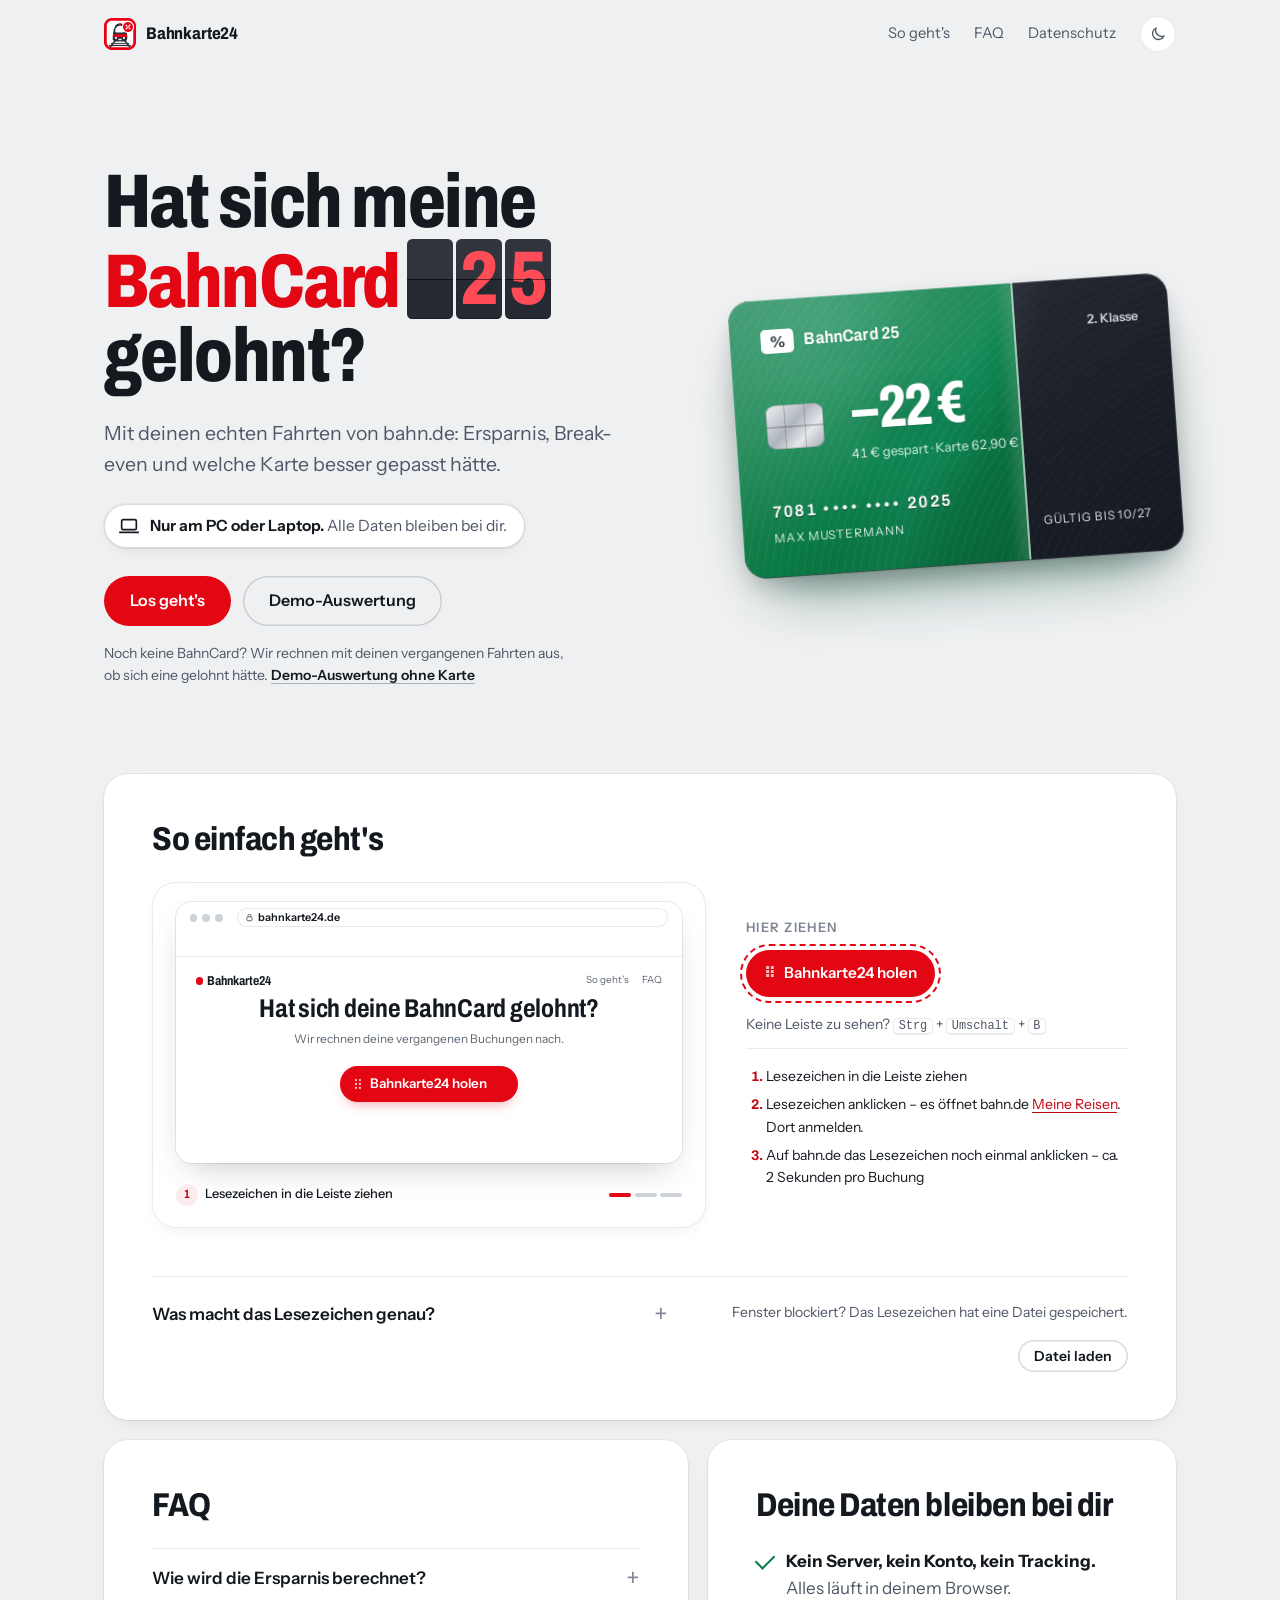
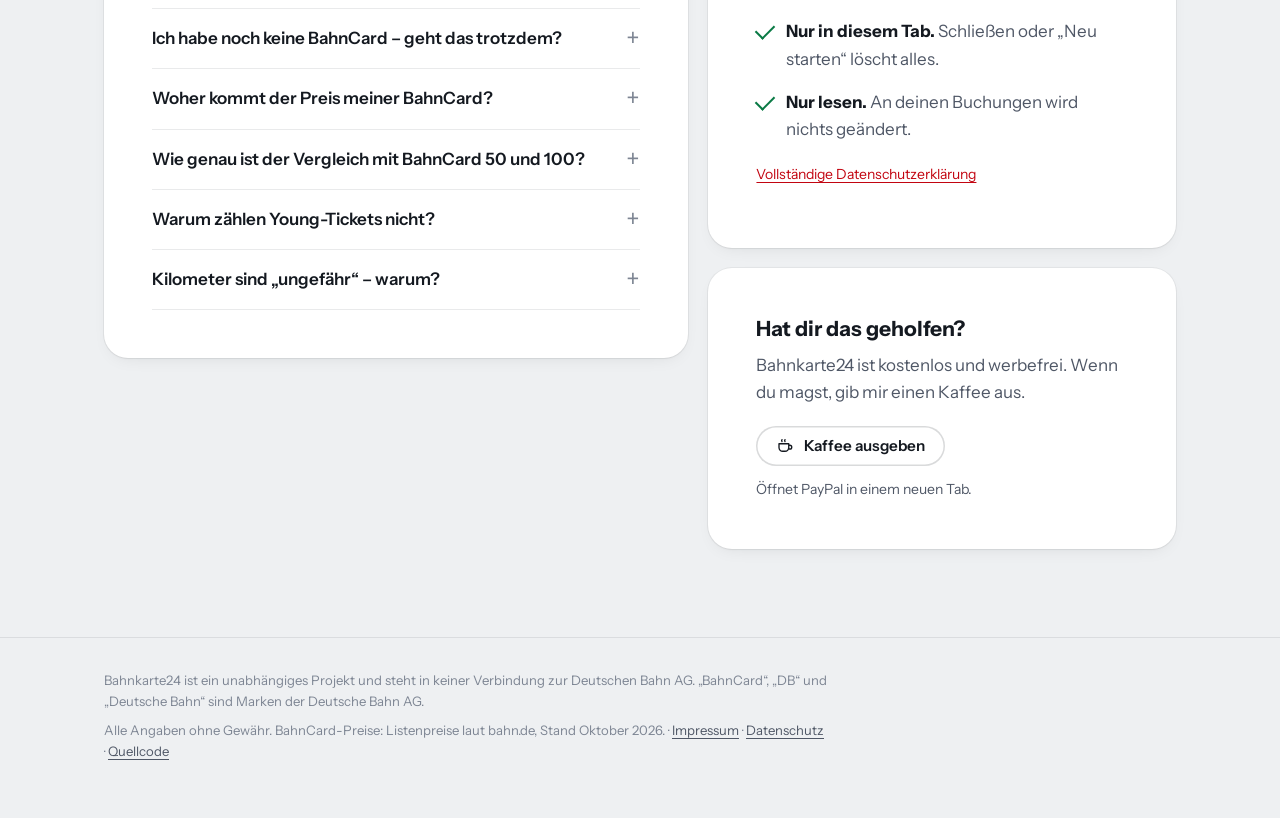
<file: index.html>
<!doctype html>
<html lang="de">
<head>
  <meta charset="utf-8">
  <meta name="viewport" content="width=device-width, initial-scale=1">
  <title>Bahnkarte24 – hat sich meine BahnCard gelohnt?</title>
  <meta name="description" content="Prüfe in einer Minute, ob sich deine BahnCard gelohnt hat – mit deinen echten Reisedaten von bahn.de. Alles bleibt in deinem Browser.">
  <link rel="icon" href="icons/icon32.png?v=2" sizes="32x32">
  <link rel="icon" href="icons/icon16.png?v=2" sizes="16x16">
  <link rel="apple-touch-icon" href="icons/icon128.png?v=2">
  <link rel="preload" href="fonts/archivo-wdth.woff2" as="font" type="font/woff2" crossorigin>
  <link rel="stylesheet" href="styles.css?v=30">
  <link rel="stylesheet" href="loop.css?v=1">
  <script src="theme.js?v=21"></script>
</head>
<body>
  <header class="top">
    <div class="wrap top__inner">
      <a class="brand" href="./" aria-label="Bahnkarte24 – Startseite">
        <img class="brand__logo" src="icons/icon32.png?v=2" srcset="icons/icon128.png?v=2 4x, icons/icon48.png?v=2 1.5x" width="32" height="32" alt="">
        <span class="brand__name">Bahnkarte24</span>
      </a>
      <nav class="top__nav" aria-label="Seitennavigation">
        <a href="./#so-gehts">So geht's</a>
        <a href="./#faq">FAQ</a>
        <a href="./#datenschutz">Datenschutz</a>
        <button class="btn btn--quiet hidden" id="btn-reset" type="button">Neu starten</button>
        <button class="design-btn" id="btn-design" type="button" aria-label="Design wechseln">
          <svg class="design-btn__mond" viewBox="0 0 24 24" width="18" height="18" aria-hidden="true"><path d="M20 14.5A8 8 0 0 1 9.5 4a8 8 0 1 0 10.5 10.5Z" fill="none" stroke="currentColor" stroke-width="1.8" stroke-linejoin="round"/></svg>
          <svg class="design-btn__sonne" viewBox="0 0 24 24" width="18" height="18" aria-hidden="true"><circle cx="12" cy="12" r="4" fill="none" stroke="currentColor" stroke-width="1.8"/><path d="M12 2.5v2M12 19.5v2M2.5 12h2M19.5 12h2M5.3 5.3l1.4 1.4M17.3 17.3l1.4 1.4M5.3 18.7l1.4-1.4M17.3 6.7l1.4-1.4" stroke="currentColor" stroke-width="1.8" stroke-linecap="round"/></svg>
        </button>
      </nav>
    </div>
  </header>

  <main id="main">
    <!-- Start -->
    <section id="view-start">
      <div class="wrap hero">
        <div class="hero__text">
          <h1 class="display" aria-label="Hat sich meine BahnCard gelohnt?">Hat sich meine <span class="nowrap"><span class="display__marke">BahnCard</span><span class="flap flap--titel" id="wechsel" aria-hidden="true"><span class="flap__z">&nbsp;</span><span class="flap__z">2</span><span class="flap__z">5</span></span></span> gelohnt?</h1>
          <p class="lead">Mit deinen echten Fahrten von bahn.de: Ersparnis, Break-even und welche Karte besser gepasst hätte.</p>

          <p class="geraet-hinweis">
            <svg viewBox="0 0 24 24" width="20" height="20" aria-hidden="true"><rect x="4" y="5" width="16" height="11" rx="1.5" fill="none" stroke="currentColor" stroke-width="1.8"/><path d="M2 19h20" stroke="currentColor" stroke-width="1.8" stroke-linecap="round"/></svg>
            <span><strong>Nur am PC oder Laptop.</strong> Alle Daten bleiben bei dir.</span>
          </p>

          <div class="hero__actions">
            <a class="btn btn--big" href="#so-gehts">Los geht's</a>
            <button class="btn btn--ghost btn--big" id="btn-demo" type="button">Demo-Auswertung</button>
          </div>
          <p class="hero__ohne small">Noch keine BahnCard? Wir rechnen mit deinen vergangenen Fahrten aus, ob sich eine gelohnt hätte. <button class="linkbtn" id="btn-demo-ohne" type="button">Demo-Auswertung ohne Karte</button></p>
        </div>

        <div class="hero__card" aria-hidden="true">
          <div class="hero__tilt">
            <div class="bc bc--hero" id="hero-bc" style="--fill: .65">
              <div class="bc__fill"></div>
              <div class="bc__glanz"></div>
              <div class="bc__top"><span class="bc__logo">%</span><span class="bc__type">BahnCard <span class="bc__typnr" id="hero-typnr">25</span></span><span class="bc__klasse">2. Klasse</span></div>
              <div class="bc__mitte">
                <span class="bc__chip"></span>
                <div>
                  <div class="bc__amount" id="hero-saldo">−22 €</div>
                  <div class="bc__sub" id="hero-sub">41 € gespart · Karte 62,90 €</div>
                </div>
              </div>
              <div class="bc__nr">7081 •••• •••• 2025</div>
              <div class="bc__bottom"><span>Max Mustermann</span><span>gültig bis 10/27</span></div>
            </div>
          </div>
        </div>
      </div>

      <div class="wrap section">
      <section class="panel" id="so-gehts">
        <h2 class="h2">So einfach geht's</h2>
        <div class="howto">
          <div class="bk24" role="img" aria-label="Animation: Den Button „Bahnkarte24 holen“ in die Lesezeichenleiste ziehen, bei bahn.de anmelden, dann das Lesezeichen anklicken. Ergebnis: BahnCard 25, 41 Euro gespart.">
            <div class="bk24-stage is-anim">
              <div class="bk-bw">
                <div class="bk-top">
                  <div class="bk-dots" aria-hidden="true"><i></i><i></i><i></i></div>
                  <div class="bk-url">
                    <svg viewBox="0 0 12 12" aria-hidden="true"><rect x="2.5" y="5.2" width="7" height="5.3" rx="1.2" fill="none" stroke="currentColor" stroke-width="1.3"></rect><path d="M4 5.2V3.8a2 2 0 0 1 4 0v1.4" fill="none" stroke="currentColor" stroke-width="1.3"></path></svg>
                    <span class="bk-u1"><b>bahnkarte24.de</b></span>
                    <span class="bk-u2"><b>bahn.de</b>/buchung/reiseuebersicht/vergangene</span>
                  </div>
                  <div class="bk-load"></div>
                </div>
                <div class="bk-bar">
                  <div class="bk-caret"></div>
                  <div class="bk-bm"><div class="bk-rip"></div><i></i><span>Bahnkarte24 holen</span></div>
                </div>
                <div class="bk-page">
                  <div class="bk-site">
                    <div class="bk-brand"><i></i><span class="bk-arch">Bahnkarte24</span></div>
                    <div class="bk-nav"><span>So geht’s</span><span>FAQ</span></div>
                    <div class="bk-hero">
                      <h5 class="bk-arch">Hat sich deine BahnCard gelohnt?</h5>
                      <p>Wir rechnen deine vergangenen Buchungen nach.</p>
                    </div>
                    <div class="bk-btn">
                      <svg viewBox="0 0 8 12" aria-hidden="true"><g fill="currentColor"><circle cx="2" cy="2" r="1.1"></circle><circle cx="6" cy="2" r="1.1"></circle><circle cx="2" cy="6" r="1.1"></circle><circle cx="6" cy="6" r="1.1"></circle><circle cx="2" cy="10" r="1.1"></circle><circle cx="6" cy="10" r="1.1"></circle></g></svg>
                      <span>Bahnkarte24 holen</span>
                    </div>
                  </div>
                  <div class="bk-db">
                    <div class="bk-dbh">
                      <h5 class="bk-arch">Meine Reisen</h5>
                      <div class="bk-in"><i></i><span>angemeldet</span></div>
                    </div>
                    <div class="bk-rows">
                      <div class="bk-row"><span class="d">02.10.</span><span class="r">Köln → Berlin</span><span class="p">59,90 €</span><span class="bk-ok"><svg viewBox="0 0 12 12" aria-hidden="true"><path d="M2.5 6.2l2.3 2.3 4.7-4.9" fill="none" stroke="#fff" stroke-width="1.8" stroke-linecap="round" stroke-linejoin="round"></path></svg></span></div>
                      <div class="bk-row"><span class="d">18.09.</span><span class="r">Hamburg → München</span><span class="p">112,40 €</span><span class="bk-ok"><svg viewBox="0 0 12 12" aria-hidden="true"><path d="M2.5 6.2l2.3 2.3 4.7-4.9" fill="none" stroke="#fff" stroke-width="1.8" stroke-linecap="round" stroke-linejoin="round"></path></svg></span></div>
                      <div class="bk-row"><span class="d">27.08.</span><span class="r">Frankfurt → Leipzig</span><span class="p">74,20 €</span><span class="bk-ok"><svg viewBox="0 0 12 12" aria-hidden="true"><path d="M2.5 6.2l2.3 2.3 4.7-4.9" fill="none" stroke="#fff" stroke-width="1.8" stroke-linecap="round" stroke-linejoin="round"></path></svg></span></div>
                      <div class="bk-row"><span class="d">03.08.</span><span class="r">Stuttgart → Köln</span><span class="p">48,90 €</span><span class="bk-ok"><svg viewBox="0 0 12 12" aria-hidden="true"><path d="M2.5 6.2l2.3 2.3 4.7-4.9" fill="none" stroke="#fff" stroke-width="1.8" stroke-linecap="round" stroke-linejoin="round"></path></svg></span></div>
                    </div>
                    <div class="bk-prog">
                      <span class="bk-spin"></span>
                      <span class="t">Buchungen werden gelesen … <span class="bk-cnt"><span class="bk-cnt-in"><span>0/12</span><span>3/12</span><span>6/12</span><span>9/12</span><span>12/12</span></span></span></span>
                    </div>
                  </div>
                  <div class="bk-dim"></div>
                </div>
              </div>
              <div class="bk-res">
                <div class="bk-res-top">
                  <div class="bk-dots" aria-hidden="true"><i></i><i></i><i></i></div>
                  <span>Bahnkarte24 · Auswertung</span>
                </div>
                <div class="bk-res-body">
                  <div class="bk-card">
                    <div class="bk-card-top"><b class="bk-arch">BahnCard 25</b><span>2. Klasse</span></div>
                    <div>
                      <div class="lbl">Ersparnis im Gültigkeitszeitraum</div>
                      <div class="bk-num"><b class="bk-arch">+41 €</b><span>gespart</span></div>
                    </div>
                  </div>
                  <div class="bk-meta"><span class="bk-ok"><svg viewBox="0 0 12 12" aria-hidden="true"><path d="M2.5 6.2l2.3 2.3 4.7-4.9" fill="none" stroke="#fff" stroke-width="1.8" stroke-linecap="round" stroke-linejoin="round"></path></svg></span><span>12 Buchungen ausgewertet</span></div>
                </div>
              </div>
              <div class="bk-capw">
                <div class="bk-cap">
                  <div class="bk-c1"><span class="n"><b class="bk-arch">1</b></span><span>Lesezeichen in die Leiste ziehen</span></div>
                  <div class="bk-c2"><span class="n"><b class="bk-arch">2</b></span><span>Bei bahn.de anmelden</span></div>
                  <div class="bk-c3"><span class="n"><b class="bk-arch">3</b></span><span>Lesezeichen anklicken</span></div>
                </div>
                <div class="bk-steps" aria-hidden="true"><i></i><i></i><i></i></div>
              </div>
              <div class="bk-cur" aria-hidden="true">
                <div class="bk-btn bk-ghost">
                  <svg viewBox="0 0 8 12" aria-hidden="true"><g fill="currentColor"><circle cx="2" cy="2" r="1.1"></circle><circle cx="6" cy="2" r="1.1"></circle><circle cx="2" cy="6" r="1.1"></circle><circle cx="6" cy="6" r="1.1"></circle><circle cx="2" cy="10" r="1.1"></circle><circle cx="6" cy="10" r="1.1"></circle></g></svg>
                  <span>Bahnkarte24 holen</span>
                </div>
                <svg class="bk-arr" viewBox="0 0 17 24" aria-hidden="true"><path d="M1 1 L1 19 L5.5 14.8 L8.6 22 L11.4 20.8 L8.4 13.8 L14.5 13.8 Z" fill="#141920" stroke="#fff" stroke-width="1.4" stroke-linejoin="round"></path></svg>
              </div>
            </div>
          </div>
          <div class="howto__side">
            <p class="howto__label">Hier ziehen</p>
            <a class="bookmarklet" id="bookmarklet" href="#" title="In die Lesezeichenleiste ziehen">Bahnkarte24 holen</a>
            <p class="small muted" id="bookmarklet-hint">Keine Leiste zu sehen? <kbd>Strg</kbd> + <kbd>Umschalt</kbd> + <kbd>B</kbd></p>
            <ol class="howto__steps">
              <li>Lesezeichen in die Leiste ziehen</li>
              <li>Lesezeichen anklicken – es öffnet bahn.de <a href="https://www.bahn.de/buchung/reiseuebersicht/vergangene" target="_blank" rel="noopener">Meine Reisen</a>. Dort anmelden.</li>
              <li>Auf bahn.de das Lesezeichen noch einmal anklicken – ca. 2 Sekunden pro Buchung</li>
            </ol>
          </div>
        </div>

        <div class="aside-row">
          <details class="details">
            <summary>Was macht das Lesezeichen genau?</summary>
            <p>Es liest deine BahnCard und vergangenen Buchungen über dieselben Schnittstellen wie „Meine Reisen“. Übernommen werden nur Datum, Strecke, Tarif, Preis, Ersparnis und Züge – keine Namen, Adressen oder Zahlungsdaten.</p>
            <p><a href="collector.js" target="_blank" rel="noopener">Quelltext ansehen</a></p>
          </details>
          <div class="upload">
            <span class="small muted">Fenster blockiert? Das Lesezeichen hat eine Datei gespeichert.</span>
            <label class="btn btn--ghost btn--small">
              Datei laden
              <input type="file" id="file-input" accept="application/json,.json" hidden>
            </label>
          </div>
        </div>
      </section>
      </div>
    </section>

    <!-- Import -->
    <section id="view-import" class="hidden">
      <div class="wrap"><div class="panel importing">
        <div class="bc bc--loading" aria-hidden="true">
          <div class="bc__fill"></div>
          <div class="bc__glanz"></div>
          <div class="bc__top"><span class="bc__logo">%</span><span class="bc__type">Bahnkarte24</span></div>
          <div class="bc__amount">…</div>
        </div>
        <h1 class="h2" id="import-title">Hole deine Fahrten von bahn.de …</h1>
        <p class="muted" id="import-text">Warte auf das Lesezeichen …</p>
        <div class="progress" role="progressbar" aria-valuemin="0" aria-valuemax="100" id="import-bar"><span></span></div>
        <p class="small muted">Lass den bahn.de-Tab offen, bis die Auswertung erscheint.</p>
      </div></div>
    </section>

    <!-- Ergebnis -->
    <section id="view-result" class="hidden" aria-live="polite"></section>

    <div class="wrap info">
      <section class="panel" id="faq">
        <h2 class="h2">FAQ</h2>
        <details class="details"><summary>Wie wird die Ersparnis berechnet?</summary>
          <p>bahn.de weist pro Fahrt die „Ersparnis durch BahnCard-Rabatt“ aus. Wir summieren sie im Gültigkeitszeitraum und ziehen den Kartenpreis ab.</p></details>
        <details class="details"><summary>Ich habe noch keine BahnCard – geht das trotzdem?</summary>
          <p>Ja. Wir nehmen deine Fahrten der letzten 12 Monate und rechnen nach, was sie mit BahnCard 25, 50 oder 100 gekostet hätten – inklusive Kartenpreis. Wähl in der Auswertung, ob für dich die normale, die My BahnCard (unter 27) oder die Senioren-Karte (ab 65) in Frage kommt. Hast du weniger als ein Jahr Fahrten, rechnen wir aufs Jahr hoch.</p></details>
        <details class="details"><summary>Woher kommt der Preis meiner BahnCard?</summary>
          <p>bahn.de liefert ihn nicht mit, daher setzen wir den Listenpreis ein. Du kannst ihn in der Auswertung ändern.</p></details>
        <details class="details"><summary>Wie genau ist der Vergleich mit BahnCard 50 und 100?</summary>
          <p>Eine Schätzung: BahnCard 50 gibt 50 % auf Flexpreise und 25 % auf Sparpreise, BahnCard 100 deckt alle DB-Tickets ab. Verbundtickets bleiben unverändert. Dass du mit anderer Karte anders gebucht hättest, ist nicht berücksichtigt.</p></details>
        <details class="details"><summary>Warum zählen Young-Tickets nicht?</summary>
          <p>Sie sind bereits ermäßigt, die BahnCard gilt darauf nicht zusätzlich.</p></details>
        <details class="details"><summary>Kilometer sind „ungefähr“ – warum?</summary>
          <p>Gerechnet wird die Luftlinie von Halt zu Halt, nicht die Tarif-Entfernung.</p></details>
      </section>

      <div class="info__seite" id="info-seite">
      <section class="panel" id="datenschutz">
        <h2 class="h2">Deine Daten bleiben bei dir</h2>
        <ul class="checks">
          <li><strong>Kein Server, kein Konto, kein Tracking.</strong> Alles läuft in deinem Browser.</li>
          <li><strong>Nur in diesem Tab.</strong> Schließen oder „Neu starten“ löscht alles.</li>
          <li><strong>Nur lesen.</strong> An deinen Buchungen wird nichts geändert.</li>
        </ul>
        <p class="small"><a href="datenschutz.html">Vollständige Datenschutzerklärung</a></p>
      </section>

      <section class="panel trinkgeld" id="trinkgeld">
        <h2 class="h3">Hat dir das geholfen?</h2>
        <p>Bahnkarte24 ist kostenlos und werbefrei. Wenn du magst, gib mir einen Kaffee aus.</p>
        <a class="btn btn--ghost" href="https://paypal.me/sborgschulte" target="_blank" rel="noopener">
          <svg viewBox="0 0 24 24" width="18" height="18" aria-hidden="true"><path d="M4 9h13v5a5 5 0 0 1-5 5H9a5 5 0 0 1-5-5V9Z M17 11h1.5a2.5 2.5 0 0 1 0 5H16.5 M8 3.5c-.6.8-.6 1.7 0 2.5 M12 3.5c-.6.8-.6 1.7 0 2.5" fill="none" stroke="currentColor" stroke-width="1.8" stroke-linecap="round" stroke-linejoin="round"/></svg>
          Kaffee ausgeben
        </a>
        <p class="small muted trinkgeld__hinweis">Öffnet PayPal in einem neuen Tab.</p>
      </section>
      </div>
    </div>
  </main>

  <footer class="footer">
    <div class="wrap footer__inner">
      <p>Bahnkarte24 ist ein unabhängiges Projekt und steht in keiner Verbindung zur Deutschen Bahn AG. „BahnCard“, „DB“ und „Deutsche Bahn“ sind Marken der Deutsche Bahn AG.</p>
      <p>Alle Angaben ohne Gewähr. BahnCard-Preise: Listenpreise laut bahn.de, Stand Oktober 2026. · <a href="impressum.html">Impressum</a> · <a href="datenschutz.html">Datenschutz</a> · <a href="https://github.com/xsebo99/Bahnkarte24" target="_blank" rel="noopener">Quellcode</a></p>
    </div>
  </footer>

  <div class="tooltip hidden" id="tooltip" role="tooltip"></div>
  <script src="app.js?v=35"></script>
</body>
</html>
</file>
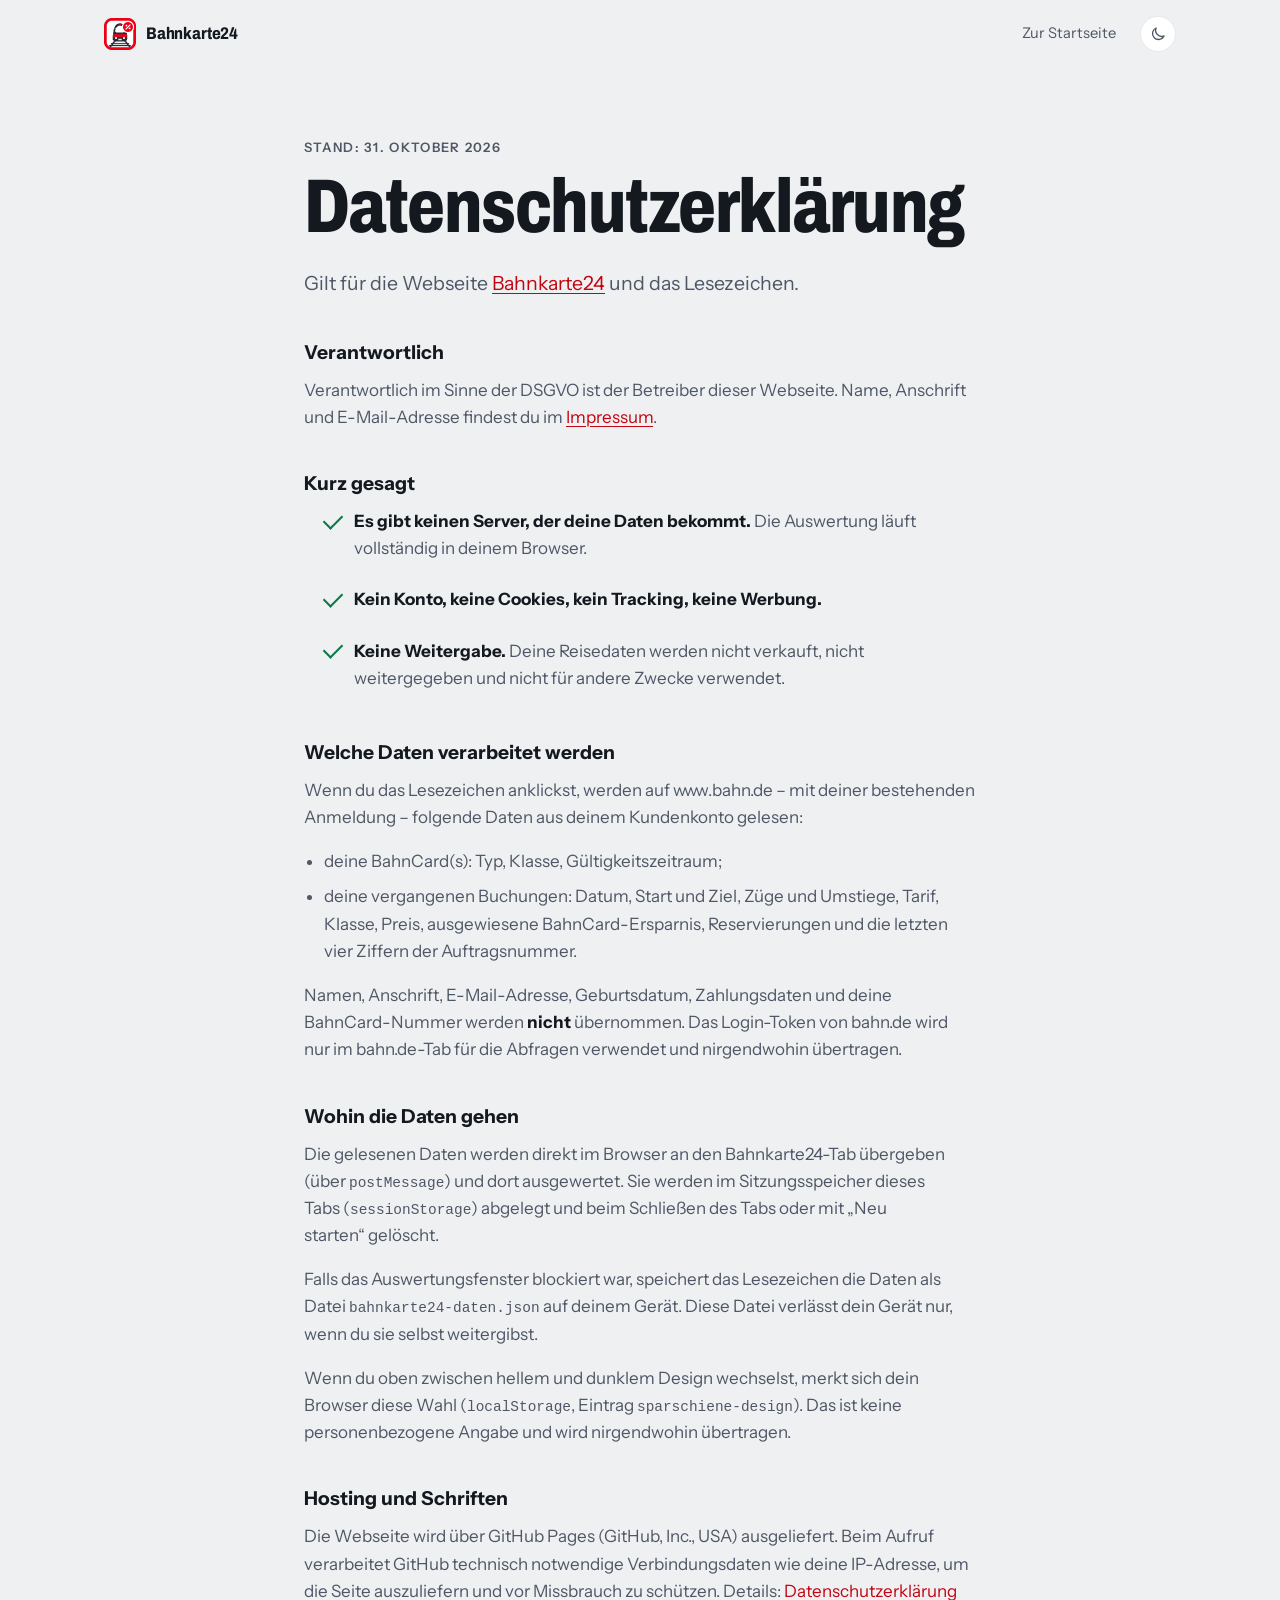
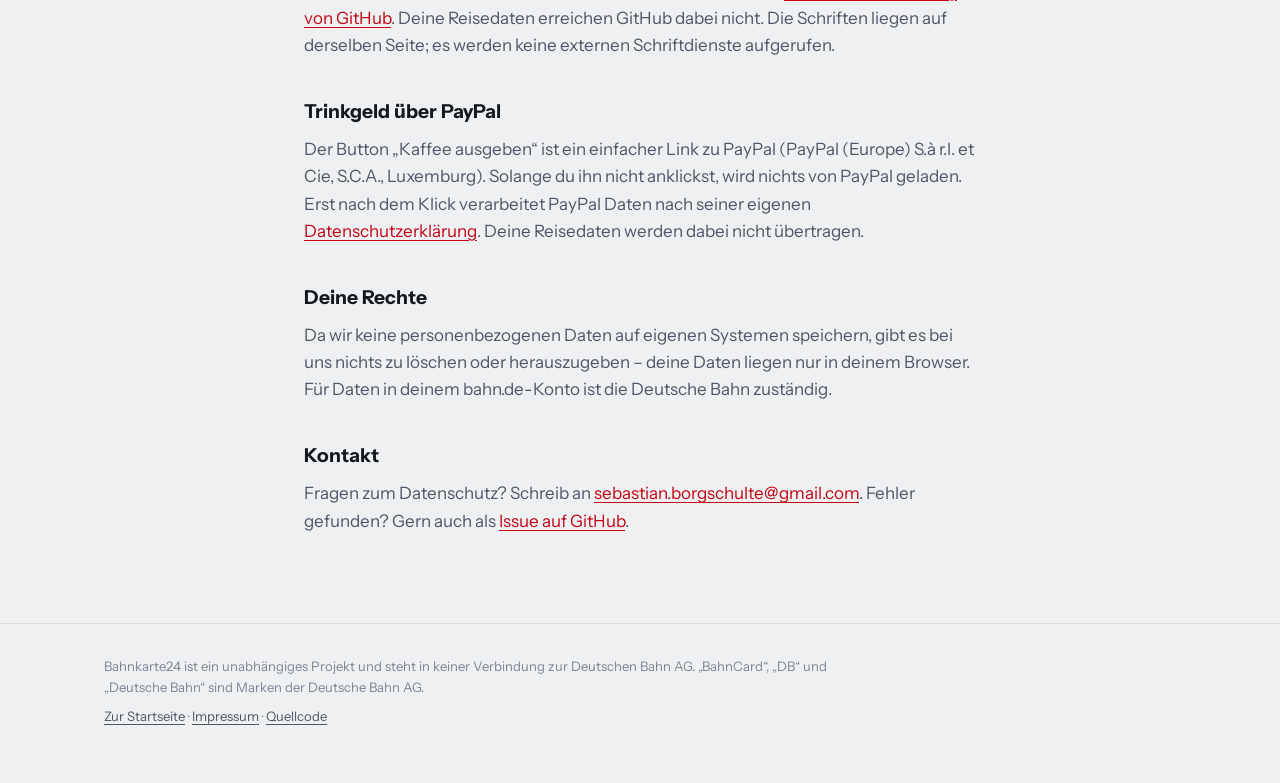
<file: datenschutz.html>
<!doctype html>
<html lang="de">
<head>
  <meta charset="utf-8">
  <meta name="viewport" content="width=device-width, initial-scale=1">
  <title>Datenschutz – Bahnkarte24</title>
  <meta name="description" content="Datenschutzerklärung der Webseite Bahnkarte24 und ihres Lesezeichens.">
  <link rel="icon" href="icons/icon32.png?v=2" sizes="32x32">
  <link rel="icon" href="icons/icon16.png?v=2" sizes="16x16">
  <link rel="apple-touch-icon" href="icons/icon128.png?v=2">
  <link rel="stylesheet" href="styles.css?v=29">
  <script src="theme.js?v=21"></script>
</head>
<body>
  <header class="top">
    <div class="wrap top__inner">
      <a class="brand" href="./" aria-label="Bahnkarte24 – Startseite">
        <img class="brand__logo" src="icons/icon32.png?v=2" srcset="icons/icon128.png?v=2 4x, icons/icon48.png?v=2 1.5x" width="32" height="32" alt="">
        <span class="brand__name">Bahnkarte24</span>
      </a>
      <nav class="top__nav" aria-label="Seitennavigation">
        <a href="./">Zur Startseite</a>
        <button class="design-btn" id="btn-design" type="button" aria-label="Design wechseln">
          <svg class="design-btn__mond" viewBox="0 0 24 24" width="18" height="18" aria-hidden="true"><path d="M20 14.5A8 8 0 0 1 9.5 4a8 8 0 1 0 10.5 10.5Z" fill="none" stroke="currentColor" stroke-width="1.8" stroke-linejoin="round"/></svg>
          <svg class="design-btn__sonne" viewBox="0 0 24 24" width="18" height="18" aria-hidden="true"><circle cx="12" cy="12" r="4" fill="none" stroke="currentColor" stroke-width="1.8"/><path d="M12 2.5v2M12 19.5v2M2.5 12h2M19.5 12h2M5.3 5.3l1.4 1.4M17.3 17.3l1.4 1.4M5.3 18.7l1.4-1.4M17.3 6.7l1.4-1.4" stroke="currentColor" stroke-width="1.8" stroke-linecap="round"/></svg>
        </button>
      </nav>
    </div>
  </header>

  <main class="wrap prose" id="main">
    <p class="eyebrow">Stand: 31. Oktober 2026</p>
    <h1 class="display">Datenschutz&shy;erklärung</h1>
    <p class="lead">Gilt für die Webseite <a href="./">Bahnkarte24</a> und das Lesezeichen.</p>

    <h2>Verantwortlich</h2>
    <p>Verantwortlich im Sinne der DSGVO ist der Betreiber dieser Webseite. Name, Anschrift und E-Mail-Adresse findest du im <a href="impressum.html">Impressum</a>.</p>

    <h2>Kurz gesagt</h2>
    <ul class="checks">
      <li><strong>Es gibt keinen Server, der deine Daten bekommt.</strong> Die Auswertung läuft vollständig in deinem Browser.</li>
      <li><strong>Kein Konto, keine Cookies, kein Tracking, keine Werbung.</strong></li>
      <li><strong>Keine Weitergabe.</strong> Deine Reisedaten werden nicht verkauft, nicht weitergegeben und nicht für andere Zwecke verwendet.</li>
    </ul>

    <h2>Welche Daten verarbeitet werden</h2>
    <p>Wenn du das Lesezeichen anklickst, werden auf www.bahn.de – mit deiner bestehenden Anmeldung – folgende Daten aus deinem Kundenkonto gelesen:</p>
    <ul>
      <li>deine BahnCard(s): Typ, Klasse, Gültigkeitszeitraum;</li>
      <li>deine vergangenen Buchungen: Datum, Start und Ziel, Züge und Umstiege, Tarif, Klasse, Preis, ausgewiesene BahnCard-Ersparnis, Reservierungen und die letzten vier Ziffern der Auftragsnummer.</li>
    </ul>
    <p>Namen, Anschrift, E-Mail-Adresse, Geburtsdatum, Zahlungsdaten und deine BahnCard-Nummer werden <strong>nicht</strong> übernommen. Das Login-Token von bahn.de wird nur im bahn.de-Tab für die Abfragen verwendet und nirgendwohin übertragen.</p>

    <h2>Wohin die Daten gehen</h2>
    <p>Die gelesenen Daten werden direkt im Browser an den Bahnkarte24-Tab übergeben (über <code>postMessage</code>) und dort ausgewertet. Sie werden im Sitzungsspeicher dieses Tabs (<code>sessionStorage</code>) abgelegt und beim Schließen des Tabs oder mit „Neu starten“ gelöscht.</p>
    <p>Falls das Auswertungsfenster blockiert war, speichert das Lesezeichen die Daten als Datei <code>bahnkarte24-daten.json</code> auf deinem Gerät. Diese Datei verlässt dein Gerät nur, wenn du sie selbst weitergibst.</p>
    <p>Wenn du oben zwischen hellem und dunklem Design wechselst, merkt sich dein Browser diese Wahl (<code>localStorage</code>, Eintrag <code>sparschiene-design</code>). Das ist keine personenbezogene Angabe und wird nirgendwohin übertragen.</p>

    <h2>Hosting und Schriften</h2>
    <p>Die Webseite wird über GitHub Pages (GitHub, Inc., USA) ausgeliefert. Beim Aufruf verarbeitet GitHub technisch notwendige Verbindungsdaten wie deine IP-Adresse, um die Seite auszuliefern und vor Missbrauch zu schützen. Details: <a href="https://docs.github.com/de/site-policy/privacy-policies/github-general-privacy-statement" target="_blank" rel="noopener">Datenschutzerklärung von GitHub</a>. Deine Reisedaten erreichen GitHub dabei nicht. Die Schriften liegen auf derselben Seite; es werden keine externen Schriftdienste aufgerufen.</p>

    <h2>Trinkgeld über PayPal</h2>
    <p>Der Button „Kaffee ausgeben“ ist ein einfacher Link zu PayPal (PayPal (Europe) S.à r.l. et Cie, S.C.A., Luxemburg). Solange du ihn nicht anklickst, wird nichts von PayPal geladen. Erst nach dem Klick verarbeitet PayPal Daten nach seiner eigenen <a href="https://www.paypal.com/de/legalhub/privacy-full" target="_blank" rel="noopener">Datenschutzerklärung</a>. Deine Reisedaten werden dabei nicht übertragen.</p>

    <h2>Deine Rechte</h2>
    <p>Da wir keine personenbezogenen Daten auf eigenen Systemen speichern, gibt es bei uns nichts zu löschen oder herauszugeben – deine Daten liegen nur in deinem Browser. Für Daten in deinem bahn.de-Konto ist die Deutsche Bahn zuständig.</p>

    <h2>Kontakt</h2>
    <p>Fragen zum Datenschutz? Schreib an <a href="mailto:sebastian.borgschulte@gmail.com">sebastian.borgschulte@gmail.com</a>. Fehler gefunden? Gern auch als <a href="https://github.com/xsebo99/Bahnkarte24/issues" target="_blank" rel="noopener">Issue auf GitHub</a>.</p>
  </main>

  <footer class="footer">
    <div class="wrap footer__inner">
      <p>Bahnkarte24 ist ein unabhängiges Projekt und steht in keiner Verbindung zur Deutschen Bahn AG. „BahnCard“, „DB“ und „Deutsche Bahn“ sind Marken der Deutsche Bahn AG.</p>
      <p><a href="./">Zur Startseite</a> · <a href="impressum.html">Impressum</a> · <a href="https://github.com/xsebo99/Bahnkarte24" target="_blank" rel="noopener">Quellcode</a></p>
    </div>
  </footer>
</body>
</html>
</file>
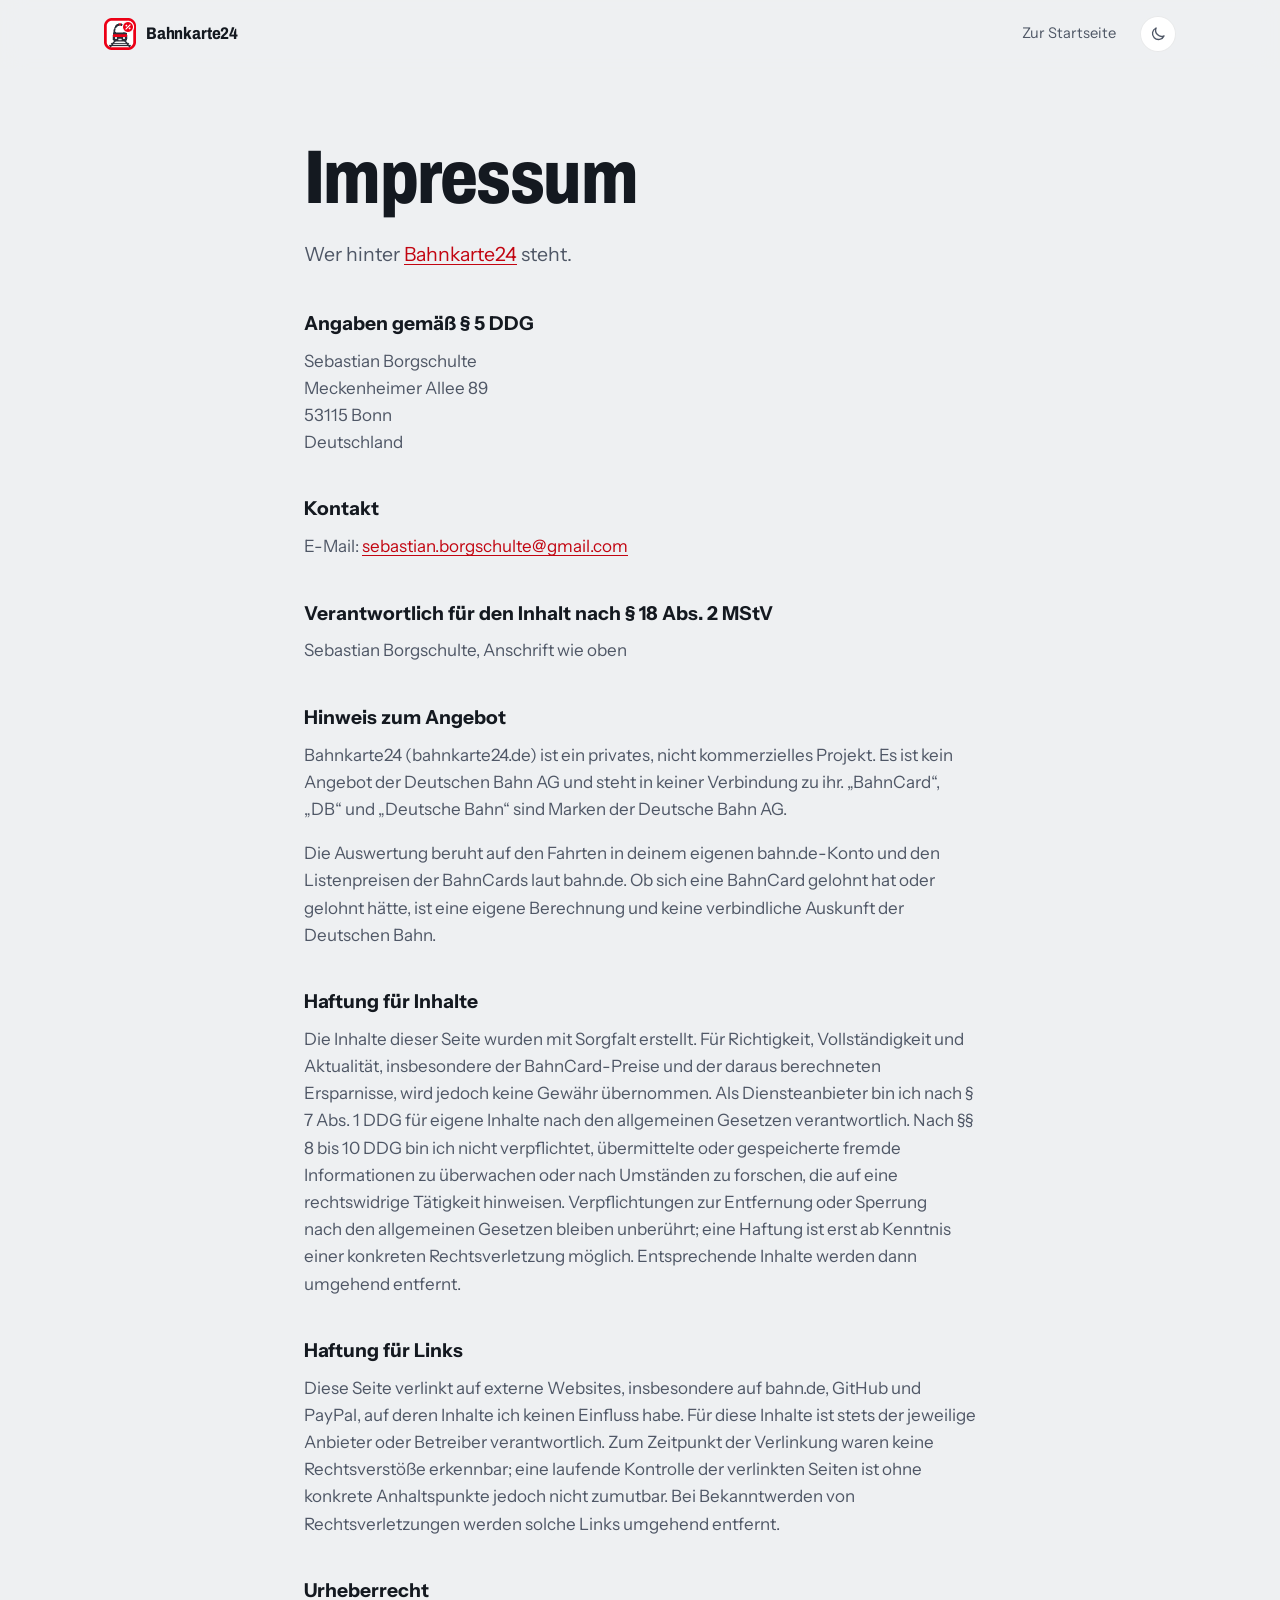
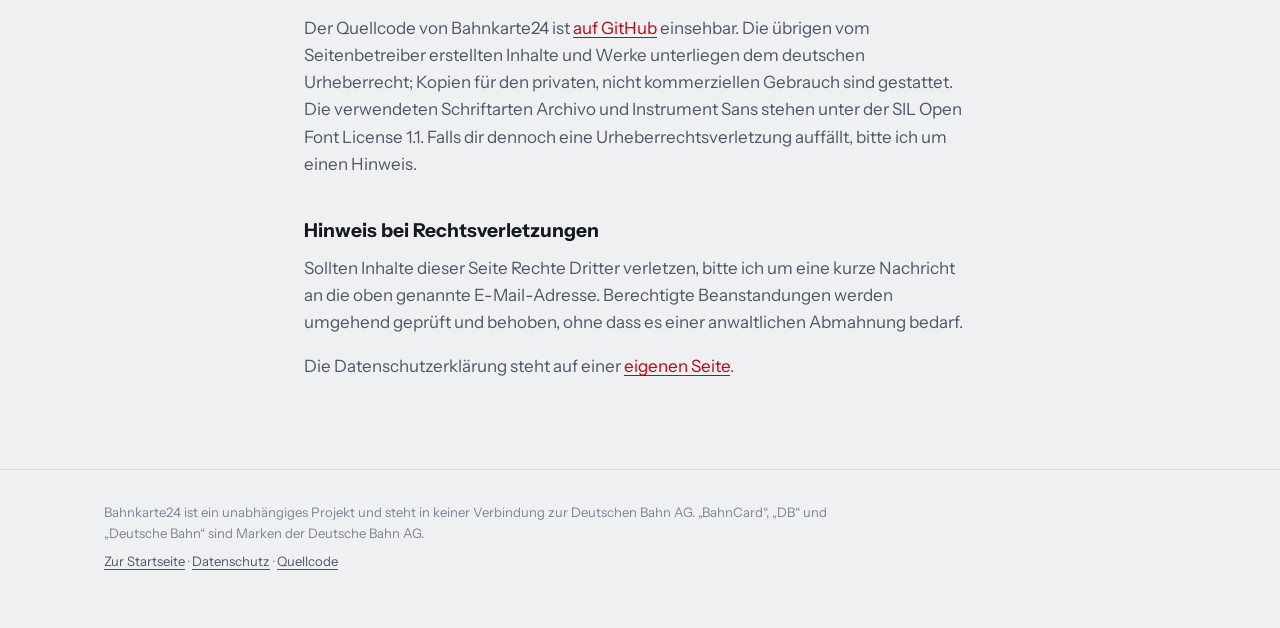
<file: impressum.html>
<!doctype html>
<html lang="de">
<head>
  <meta charset="utf-8">
  <meta name="viewport" content="width=device-width, initial-scale=1">
  <title>Impressum – Bahnkarte24</title>
  <meta name="description" content="Impressum der Webseite Bahnkarte24: wer hinter dem Projekt steht und wie du Kontakt aufnimmst.">
  <link rel="icon" href="icons/icon32.png?v=2" sizes="32x32">
  <link rel="icon" href="icons/icon16.png?v=2" sizes="16x16">
  <link rel="apple-touch-icon" href="icons/icon128.png?v=2">
  <link rel="stylesheet" href="styles.css?v=29">
  <script src="theme.js?v=21"></script>
</head>
<body>
  <header class="top">
    <div class="wrap top__inner">
      <a class="brand" href="./" aria-label="Bahnkarte24 – Startseite">
        <img class="brand__logo" src="icons/icon32.png?v=2" srcset="icons/icon128.png?v=2 4x, icons/icon48.png?v=2 1.5x" width="32" height="32" alt="">
        <span class="brand__name">Bahnkarte24</span>
      </a>
      <nav class="top__nav" aria-label="Seitennavigation">
        <a href="./">Zur Startseite</a>
        <button class="design-btn" id="btn-design" type="button" aria-label="Design wechseln">
          <svg class="design-btn__mond" viewBox="0 0 24 24" width="18" height="18" aria-hidden="true"><path d="M20 14.5A8 8 0 0 1 9.5 4a8 8 0 1 0 10.5 10.5Z" fill="none" stroke="currentColor" stroke-width="1.8" stroke-linejoin="round"/></svg>
          <svg class="design-btn__sonne" viewBox="0 0 24 24" width="18" height="18" aria-hidden="true"><circle cx="12" cy="12" r="4" fill="none" stroke="currentColor" stroke-width="1.8"/><path d="M12 2.5v2M12 19.5v2M2.5 12h2M19.5 12h2M5.3 5.3l1.4 1.4M17.3 17.3l1.4 1.4M5.3 18.7l1.4-1.4M17.3 6.7l1.4-1.4" stroke="currentColor" stroke-width="1.8" stroke-linecap="round"/></svg>
        </button>
      </nav>
    </div>
  </header>

  <main class="wrap prose" id="main">
    <h1 class="display">Impressum</h1>
    <p class="lead">Wer hinter <a href="./">Bahnkarte24</a> steht.</p>

    <h2>Angaben gemäß § 5 DDG</h2>
    <p>
      Sebastian Borgschulte<br>
      Meckenheimer Allee 89<br>
      53115 Bonn<br>
      Deutschland
    </p>

    <h2 id="kontakt">Kontakt</h2>
    <p>E-Mail: <a href="mailto:sebastian.borgschulte@gmail.com">sebastian.borgschulte@gmail.com</a></p>

    <h2>Verantwortlich für den Inhalt nach § 18 Abs. 2 MStV</h2>
    <p>Sebastian Borgschulte, Anschrift wie oben</p>

    <h2>Hinweis zum Angebot</h2>
    <p>Bahnkarte24 (bahnkarte24.de) ist ein privates, nicht kommerzielles Projekt. Es ist kein Angebot der Deutschen Bahn AG und steht in keiner Verbindung zu ihr. „BahnCard“, „DB“ und „Deutsche Bahn“ sind Marken der Deutsche Bahn AG.</p>
    <p>Die Auswertung beruht auf den Fahrten in deinem eigenen bahn.de-Konto und den Listenpreisen der BahnCards laut bahn.de. Ob sich eine BahnCard gelohnt hat oder gelohnt hätte, ist eine eigene Berechnung und keine verbindliche Auskunft der Deutschen Bahn.</p>

    <h2>Haftung für Inhalte</h2>
    <p>Die Inhalte dieser Seite wurden mit Sorgfalt erstellt. Für Richtigkeit, Vollständigkeit und Aktualität, insbesondere der BahnCard-Preise und der daraus berechneten Ersparnisse, wird jedoch keine Gewähr übernommen. Als Diensteanbieter bin ich nach § 7 Abs. 1 DDG für eigene Inhalte nach den allgemeinen Gesetzen verantwortlich. Nach §§ 8 bis 10 DDG bin ich nicht verpflichtet, übermittelte oder gespeicherte fremde Informationen zu überwachen oder nach Umständen zu forschen, die auf eine rechtswidrige Tätigkeit hinweisen. Verpflichtungen zur Entfernung oder Sperrung nach den allgemeinen Gesetzen bleiben unberührt; eine Haftung ist erst ab Kenntnis einer konkreten Rechtsverletzung möglich. Entsprechende Inhalte werden dann umgehend entfernt.</p>

    <h2>Haftung für Links</h2>
    <p>Diese Seite verlinkt auf externe Websites, insbesondere auf bahn.de, GitHub und PayPal, auf deren Inhalte ich keinen Einfluss habe. Für diese Inhalte ist stets der jeweilige Anbieter oder Betreiber verantwortlich. Zum Zeitpunkt der Verlinkung waren keine Rechtsverstöße erkennbar; eine laufende Kontrolle der verlinkten Seiten ist ohne konkrete Anhaltspunkte jedoch nicht zumutbar. Bei Bekanntwerden von Rechtsverletzungen werden solche Links umgehend entfernt.</p>

    <h2>Urheberrecht</h2>
    <p>Der Quellcode von Bahnkarte24 ist <a href="https://github.com/xsebo99/Bahnkarte24" target="_blank" rel="noopener">auf GitHub</a> einsehbar. Die übrigen vom Seitenbetreiber erstellten Inhalte und Werke unterliegen dem deutschen Urheberrecht; Kopien für den privaten, nicht kommerziellen Gebrauch sind gestattet. Die verwendeten Schriftarten Archivo und Instrument Sans stehen unter der SIL Open Font License 1.1. Falls dir dennoch eine Urheberrechtsverletzung auffällt, bitte ich um einen Hinweis.</p>

    <h2>Hinweis bei Rechtsverletzungen</h2>
    <p>Sollten Inhalte dieser Seite Rechte Dritter verletzen, bitte ich um eine kurze Nachricht an die oben genannte E-Mail-Adresse. Berechtigte Beanstandungen werden umgehend geprüft und behoben, ohne dass es einer anwaltlichen Abmahnung bedarf.</p>
    <p>Die Datenschutzerklärung steht auf einer <a href="datenschutz.html">eigenen Seite</a>.</p>
  </main>

  <footer class="footer">
    <div class="wrap footer__inner">
      <p>Bahnkarte24 ist ein unabhängiges Projekt und steht in keiner Verbindung zur Deutschen Bahn AG. „BahnCard“, „DB“ und „Deutsche Bahn“ sind Marken der Deutsche Bahn AG.</p>
      <p><a href="./">Zur Startseite</a> · <a href="datenschutz.html">Datenschutz</a> · <a href="https://github.com/xsebo99/Bahnkarte24" target="_blank" rel="noopener">Quellcode</a></p>
    </div>
  </footer>
</body>
</html>
</file>
<file: styles.css>
/* Bahnkarte24
   Schriften: Archivo (Anzeige & Zahlen, schmal geschnitten wie Bahnhofsbeschilderung) + Instrument Sans (Text).
   Beide unter SIL Open Font License, selbst gehostet – kein Aufruf von Google Fonts. */
@font-face {
  font-family: "Archivo";
  src: url("fonts/archivo-wdth.woff2") format("woff2-variations"), url("fonts/archivo-wdth.woff2") format("woff2");
  font-weight: 100 900; font-stretch: 62% 125%; font-display: swap;
}
@font-face {
  font-family: "Instrument Sans";
  src: url("fonts/instrument-sans.woff2") format("woff2-variations"), url("fonts/instrument-sans.woff2") format("woff2");
  font-weight: 400 700; font-display: swap;
}

:root {
  /* Farbwelt: Gleisschotter, Fahrkartenweiß, Druckertinte, Signalgrün, Verkehrsrot.
     Bedeutung ist fest: Grün = Ersparnis, Rot = Aktion und Verlust, Tinte = bezahlt. */
  --schotter: #eef0f2;
  --fahrkarte: #ffffff;
  --eingabe: #f4f5f7;
  --tinte: #141920;
  --tinte-2: #4f5766;
  --tinte-3: #7d8593;
  --tinte-4: #a9afb9;
  --kante: rgba(20, 25, 32, .09);
  --kante-stark: rgba(20, 25, 32, .16);
  --raster: rgba(20, 25, 32, .06);
  --punktlinie: #c6cbd3;
  --verkehrsrot: #e30613;
  --verkehrsrot-text: #c20511;
  --verkehrsrot-hauch: #fdeced;
  --signalgruen: #0a7a45;
  --signalgruen-hauch: #e3f2ea;
  --bahncard: #1c212a;
  --bahncard-text: #ffffff;
  /* Leuchtrot auf dunklen Fallblättern (gleicher Ton wie Rot im Dark Mode) */
  --tafel-rot: #ff4c56;
  --schatten-flaeche: 0 0 0 1px rgba(20, 25, 32, .05), 0 1px 2px rgba(20, 25, 32, .04), 0 6px 18px -8px rgba(20, 25, 32, .10);
  --schatten-karte: 0 1px 1px rgba(16, 20, 28, .06), 0 12px 28px -8px rgba(16, 20, 28, .28), 0 30px 60px -30px rgba(16, 20, 28, .35);
  --font-display: "Archivo", "Arial Narrow", system-ui, sans-serif;
  --font-text: "Instrument Sans", system-ui, -apple-system, "Segoe UI", sans-serif;
  /* Schriftskala 1,25 ab 17 px */
  --t-meta: 13px;
  --t-klein: 14px;
  --t-text: 17px;
  --t-h3: 21px;
  --t-h2: clamp(26px, 3vw, 33px);
  --t-zahl: clamp(34px, 4vw, 52px);
  --t-display: clamp(42px, 6.4vw, 76px);
  --ease: cubic-bezier(.23, 1, .32, 1);
  --r-flaeche: 24px;
  --r-element: 16px;
  --r-feld: 10px;
  color-scheme: light;
}
@media (prefers-color-scheme: dark) {
  :root:not([data-theme="light"]) {
    --schotter: #0b0e12;
    --fahrkarte: #171b21;
    --eingabe: #0f1217;
    --tinte: #eceef2;
    --tinte-2: #b1b8c4;
    --tinte-3: #7f8796;
    --tinte-4: #4f5663;
    --kante: rgba(255, 255, 255, .08);
    --kante-stark: rgba(255, 255, 255, .16);
    --raster: rgba(255, 255, 255, .05);
    --punktlinie: #3a414c;
    --verkehrsrot: #ff4c56;
    --verkehrsrot-text: #ff6b73;
    --verkehrsrot-hauch: #33171a;
    --signalgruen: #3fc883;
    --signalgruen-hauch: #12291d;
    --bahncard: #252b35;
    --schatten-flaeche: 0 0 0 1px rgba(255, 255, 255, .07);
    --schatten-karte: 0 0 0 1px #2e3540, 0 20px 50px -20px rgba(0, 0, 0, .8);
    color-scheme: dark;
  }
}
/* Von Hand gewählter Dark Mode (Umschalter im Kopf) – dieselben Werte wie oben */
:root[data-theme="dark"] {
  --schotter: #0b0e12;
  --fahrkarte: #171b21;
  --eingabe: #0f1217;
  --tinte: #eceef2;
  --tinte-2: #b1b8c4;
  --tinte-3: #7f8796;
  --tinte-4: #4f5663;
  --kante: rgba(255, 255, 255, .08);
  --kante-stark: rgba(255, 255, 255, .16);
  --raster: rgba(255, 255, 255, .05);
  --punktlinie: #3a414c;
  --verkehrsrot: #ff4c56;
  --verkehrsrot-text: #ff6b73;
  --verkehrsrot-hauch: #33171a;
  --signalgruen: #3fc883;
  --signalgruen-hauch: #12291d;
  --bahncard: #252b35;
  --schatten-flaeche: 0 0 0 1px rgba(255, 255, 255, .07);
  --schatten-karte: 0 0 0 1px #2e3540, 0 20px 50px -20px rgba(0, 0, 0, .8);
  color-scheme: dark;
}

/* Grundlagen */
* { box-sizing: border-box; }
html { scroll-behavior: smooth; -webkit-text-size-adjust: 100%; }
body {
  margin: 0; background: var(--schotter); color: var(--tinte);
  font: var(--t-text)/1.6 var(--font-text); -webkit-font-smoothing: antialiased;
}
a { color: var(--verkehrsrot-text); text-underline-offset: 3px; text-decoration-thickness: 1px; }
a:hover { text-decoration-thickness: 2px; }
h1, h2, h3 { margin: 0; font-weight: 700; text-wrap: balance; }
p { margin: 0 0 1em; text-wrap: pretty; }
code, kbd { font-family: ui-monospace, Consolas, monospace; font-size: .85em; }
kbd { background: var(--fahrkarte); border: 1px solid var(--kante); border-bottom-width: 2px; border-radius: 5px; padding: 0 .4em; }
:focus-visible { outline: 3px solid var(--verkehrsrot); outline-offset: 3px; border-radius: 6px; }
.hidden { display: none !important; }
.muted { color: var(--tinte-2); }
.small { font-size: var(--t-klein); }
.num { font-variant-numeric: tabular-nums; }

.wrap { width: 100%; max-width: 1120px; margin: 0 auto; padding: 0 24px; }
.section { margin-top: clamp(48px, 7vw, 88px); }

/* Abschnitte als eigene Flächen auf grauem Grund */
.panel {
  background: var(--fahrkarte); border-radius: var(--r-flaeche); padding: clamp(24px, 4vw, 48px);
  box-shadow: var(--schatten-flaeche);
}
.stack { display: grid; gap: 20px; }

/* Typo-Bausteine */
.eyebrow {
  margin: 0 0 16px; font: 600 var(--t-meta)/1 var(--font-text); letter-spacing: .1em; text-transform: uppercase; color: var(--verkehrsrot-text);
}
/* Fallblatt wie am Bahnsteig: jede Zelle ein Blatt mit Mittelfuge */
.nowrap { white-space: nowrap; }
.flap { display: inline-flex; gap: .08em; font-family: var(--font-display); font-variant-numeric: tabular-nums; }
.flap__z {
  position: relative; display: inline-grid; place-items: center; width: .78em; height: 1.32em;
  border-radius: .14em; color: #f4f5f7; font-weight: 700; font-stretch: 80%; line-height: 1;
  background: linear-gradient(to bottom, color-mix(in srgb, var(--bahncard), #fff 9%) 50%, color-mix(in srgb, var(--bahncard), #fff 4%) 50%);
  box-shadow: inset 0 -1px 0 rgba(0, 0, 0, .35);
  transform-origin: center;
}
.flap__z::after { /* Fuge zwischen oberem und unterem Blatt */
  content: ""; position: absolute; left: 0; right: 0; top: 50%; height: 1px; background: rgba(0, 0, 0, .55);
}
/* Im Titel: „BahnCard“ und die Ziffer auf großen Blättern in Verkehrsrot als Echo des Logos */
.display__marke { color: var(--verkehrsrot); }
.flap--titel { gap: .045em; margin-left: .1em; vertical-align: .04em; }
.flap--titel .flap__z { width: .6em; height: 1.04em; border-radius: .07em; font-stretch: 78%; font-weight: 800; color: var(--tafel-rot); letter-spacing: 0; }
.display {
  font-family: var(--font-display); font-stretch: 78%; font-weight: 800;
  font-size: var(--t-display); line-height: .98; letter-spacing: -.02em; margin-bottom: 24px;
}
.h2 {
  font-family: var(--font-display); font-stretch: 85%; font-weight: 750;
  font-size: var(--t-h2); line-height: 1.08; letter-spacing: -.015em; margin-bottom: 8px;
}
.lead { font-size: clamp(1.05rem, 1.6vw, 1.22rem); color: var(--tinte-2); max-width: 34em; margin-bottom: 32px; }

/* Kopf */
.top { position: sticky; top: 0; z-index: 5; background: color-mix(in srgb, var(--schotter) 86%, transparent); backdrop-filter: saturate(1.4) blur(12px); border-bottom: 1px solid transparent; }
.top__inner { display: flex; align-items: center; justify-content: space-between; gap: 16px; min-height: 68px; }
.brand { display: flex; align-items: center; gap: 10px; color: var(--tinte); text-decoration: none; }
.brand__logo { width: 32px; height: 32px; display: block; }
.brand__name { font: 750 1.05rem/1 var(--font-display); font-stretch: 85%; letter-spacing: -.01em; }
.top__nav { display: flex; align-items: center; gap: 24px; }
.top__nav a { color: var(--tinte-2); text-decoration: none; font-size: .92rem; }
.top__nav a:hover { color: var(--tinte); }
/* Hell/Dunkel-Umschalter: zeigt, wohin er schaltet (Mond = dunkel, Sonne = hell) */
.design-btn {
  display: grid; place-items: center; width: 36px; height: 36px; padding: 0; border: 0; border-radius: 999px; cursor: pointer;
  background: var(--fahrkarte); color: var(--tinte-2); box-shadow: inset 0 0 0 1px var(--kante);
  transition: color 150ms var(--ease), box-shadow 150ms var(--ease), transform 120ms var(--ease);
}
.design-btn:hover { color: var(--tinte); box-shadow: inset 0 0 0 1px var(--kante-stark); }
.design-btn:active { transform: scale(.92); }
.design-btn__sonne, .design-btn[data-modus="dark"] .design-btn__mond { display: none; }
.design-btn[data-modus="dark"] .design-btn__sonne { display: block; }

/* Buttons */
.btn {
  display: inline-flex; align-items: center; justify-content: center; gap: 8px;
  background: var(--verkehrsrot); color: #fff; border: 0; border-radius: 999px; padding: 11px 20px;
  font: 600 .95rem/1.2 var(--font-text); text-decoration: none; cursor: pointer;
  transition: background-color 150ms var(--ease), box-shadow 150ms var(--ease), transform 120ms var(--ease);
}
.btn:hover { background: var(--verkehrsrot-text); text-decoration: none; }
.btn:active { transform: scale(.97); }
.btn--big { padding: 15px 26px; font-size: 1rem; }
.btn--small { padding: 8px 16px; font-size: .875rem; }
.btn--ghost { background: transparent; color: var(--tinte); box-shadow: inset 0 0 0 1.5px var(--kante-stark); }
.btn--ghost:hover { background: var(--fahrkarte); box-shadow: inset 0 0 0 1.5px var(--tinte-4); }
.btn--quiet { background: var(--fahrkarte); color: var(--tinte); box-shadow: inset 0 0 0 1px var(--kante); padding: 8px 16px; font-size: .875rem; }
.btn--quiet:hover { background: var(--fahrkarte); box-shadow: inset 0 0 0 1px var(--kante-stark); }

/* Start: Hero */
.hero {
  display: grid; grid-template-columns: minmax(0, 1.1fr) minmax(0, .9fr); gap: clamp(32px, 6vw, 88px);
  align-items: center; padding-top: clamp(40px, 8vw, 96px);
}
.hero__actions { display: flex; flex-wrap: wrap; gap: 12px; }
.hero__ohne { margin: 16px 0 0; color: var(--tinte-2); max-width: 34em; }
.linkbtn { font: inherit; font-weight: 600; color: var(--tinte); background: none; border: 0; padding: 0; cursor: pointer; text-decoration: underline; text-underline-offset: 3px; text-decoration-color: var(--tinte-4); }
.linkbtn:hover { text-decoration-color: currentColor; }
/* Geräte-Hinweis: gut sichtbar über den Buttons, aber ohne Warnfarbe (Rot gehört den Aktionen) */
.geraet-hinweis {
  display: inline-flex; align-items: center; gap: 10px; margin: -8px 0 28px; padding: 11px 18px 11px 14px;
  border-radius: 999px; background: var(--fahrkarte);
  font-size: 15.5px; line-height: 1.35; color: var(--tinte-2); box-shadow: inset 0 0 0 1px var(--kante-stark), var(--schatten-flaeche);
}
.geraet-hinweis svg { flex: none; width: 22px; height: 22px; color: var(--tinte); }
.geraet-hinweis strong { color: var(--tinte); font-weight: 650; }
.hero__card { perspective: 1200px; display: grid; justify-items: end; }
.hero__tilt {
  width: 100%; max-width: 440px; transform-style: preserve-3d;
  transform: rotate(-4deg) rotateX(var(--rx, 0deg)) rotateY(var(--ry, 0deg));
  transition: transform 500ms var(--ease);
}
.hero__tilt.is-aktiv { transition-duration: 120ms; }

/* Hero-Karte: Musterkarte mit Chip, Nummer und Glanz */
.bc--hero { grid-template-rows: auto 1fr auto auto; row-gap: 4px; }
.bc:has(> .bc__glanz)::after { background: none; } /* Glanz kommt hier von .bc__glanz und folgt der Maus */
.bc__glanz {
  position: absolute; inset: 0; pointer-events: none; mix-blend-mode: soft-light;
  background:
    radial-gradient(circle at var(--gx, 22%) var(--gy, 12%), rgba(255, 255, 255, .55), transparent 52%),
    linear-gradient(115deg, transparent 38%, rgba(255, 255, 255, .16) 48%, transparent 58%);
}
.bc__top .bc__klasse { margin-left: auto; font-family: var(--font-text); font-size: clamp(.7rem, 1.3vw, .8rem); font-weight: 600; opacity: .8; }
.bc__mitte { display: flex; align-items: center; gap: 7%; }
.bc__chip {
  flex: none; width: 15%; aspect-ratio: 1.3; border-radius: 18%;
  background:
    linear-gradient(to right, transparent 32%, rgba(0, 0, 0, .22) 32% 34%, transparent 34% 66%, rgba(0, 0, 0, .22) 66% 68%, transparent 68%),
    linear-gradient(to bottom, transparent 48%, rgba(0, 0, 0, .22) 48% 52%, transparent 52%),
    linear-gradient(135deg, #e9ebee, #a4abb5 45%, #dfe2e6 70%, #9aa1ab);
  box-shadow: inset 0 0 0 1px rgba(0, 0, 0, .18);
}
.bc--hero .bc__amount { font-size: clamp(2.1rem, 5.4vw, 3.7rem); transition: opacity 200ms var(--ease); }
.bc__sub { margin-top: 4px; font-family: var(--font-text); font-size: clamp(.7rem, 1.3vw, .82rem); opacity: .85; font-variant-numeric: tabular-nums; }
.bc__nr {
  font-weight: 600; font-stretch: 100%; letter-spacing: .14em; font-size: clamp(.78rem, 1.6vw, 1.02rem); font-variant-numeric: tabular-nums;
  text-shadow: 0 1px 0 rgba(0, 0, 0, .45), 0 -1px 0 rgba(255, 255, 255, .12);
}
.bc--hero .bc__bottom { text-transform: uppercase; letter-spacing: .08em; font-size: clamp(.62rem, 1.15vw, .74rem); }

/* Die BahnCard – Signatur der Seite: die Karte füllt sich mit der Ersparnis bis zum Kartenpreis. */
/* --fill als Zahl registriert, damit Füllung und Kante gemeinsam weich laufen */
@property --fill { syntax: "<number>"; inherits: true; initial-value: 0; }
.bc {
  --fill: 0;
  --fill-color: var(--signalgruen);
  position: relative; overflow: hidden; isolation: isolate;
  aspect-ratio: 85.6 / 54; width: 100%; border-radius: clamp(14px, 2.2vw, 22px);
  padding: 6.5% 7%; display: grid; grid-template-rows: auto 1fr auto;
  background:
    repeating-radial-gradient(circle at 115% 130%, rgba(255, 255, 255, .03) 0 1px, transparent 1px 8px),
    linear-gradient(150deg, color-mix(in srgb, var(--bahncard), #fff 7%), var(--bahncard) 55%, color-mix(in srgb, var(--bahncard), #000 25%));
  color: var(--bahncard-text);
  box-shadow: var(--schatten-karte), 0 34px 60px -30px color-mix(in srgb, var(--fill-color) calc(var(--fill) * 70%), transparent);
  font-family: var(--font-display);
  transition: --fill 1.4s cubic-bezier(.2, .75, .15, 1), transform 500ms var(--ease);
}
/* Kippen mit der Maus (app.js setzt --rx/--ry); die Hero-Karte kippt über ihren Rahmen .hero__tilt */
.bc:not(.bc--hero) { transform: perspective(1200px) rotateX(var(--rx, 0deg)) rotateY(var(--ry, 0deg)); }
.bc.is-aktiv { transition: --fill 1.4s cubic-bezier(.2, .75, .15, 1), transform 120ms var(--ease); }
.bc::after { /* Haarlinie, Lichtkante oben und Glanz wie bei einer lackierten Karte */
  content: ""; position: absolute; inset: 0; border-radius: inherit; pointer-events: none;
  background:
    radial-gradient(120% 90% at 0% 0%, rgba(255, 255, 255, .16), transparent 55%),
    linear-gradient(115deg, transparent 40%, rgba(255, 255, 255, .07) 50%, transparent 60%);
  box-shadow: inset 0 0 0 1px rgba(255, 255, 255, .12), inset 0 1px 0 rgba(255, 255, 255, .22), inset 0 -1px 0 rgba(0, 0, 0, .2);
}
.bc__fill {
  position: absolute; inset: 0; z-index: -1;
  background:
    repeating-radial-gradient(circle at 115% 130%, rgba(255, 255, 255, .055) 0 1px, transparent 1px 8px),
    linear-gradient(140deg, color-mix(in srgb, var(--fill-color), #fff 16%), var(--fill-color) 45%, color-mix(in srgb, var(--fill-color), #000 32%));
  clip-path: inset(0 calc((1 - var(--fill)) * 100%) 0 0);
}
.bc__fill::after { /* Kante der Füllung */
  content: ""; position: absolute; top: 0; bottom: 0; left: calc(var(--fill) * 100% - 2px); width: 2px;
  background: rgba(255, 255, 255, .6); box-shadow: 0 0 16px 5px rgba(255, 255, 255, .2);
}
.bc__amount, .bc__type { text-shadow: 0 1px 0 rgba(0, 0, 0, .12), 0 10px 30px rgba(0, 0, 0, .18); }
.bc--full .bc__fill::after { display: none; }
.bc--minus { --fill-color: var(--verkehrsrot); }
/* Gedachte Karte (noch keine BahnCard): gestrichelte Kante statt Lack-Haarlinie */
.bc--gedacht::before { content: ""; position: absolute; inset: 6px; border-radius: calc(clamp(14px, 2.2vw, 22px) - 6px); border: 1.5px dashed rgba(255, 255, 255, .45); pointer-events: none; z-index: 1; }
.bc__top { display: flex; align-items: center; gap: 10px; }
.bc__logo {
  display: grid; place-items: center; width: 2.1em; height: 1.45em; border-radius: .3em;
  background: #fff; color: var(--bahncard); font-weight: 800; font-size: clamp(.8rem, 1.6vw, 1rem);
}
.bc__typnr { display: inline-block; }
.bc__type { font-weight: 650; font-stretch: 90%; font-size: clamp(.85rem, 1.7vw, 1.05rem); letter-spacing: .01em; }
.bc__amount {
  align-self: center; font-weight: 800; font-stretch: 72%; letter-spacing: -.03em; line-height: 1;
  font-size: clamp(3rem, 9vw, 5.6rem); font-variant-numeric: tabular-nums;
}
.bc__bottom { display: flex; justify-content: space-between; gap: 12px; font-family: var(--font-text); font-size: clamp(.72rem, 1.4vw, .85rem); opacity: .88; }
.bc__pct { font-family: var(--font-display); font-weight: 700; font-variant-numeric: tabular-nums; }
.bc--preview .bc__amount { opacity: .9; }
.bc--loading { max-width: 300px; margin: 0 auto 40px; }
.bc--loading .bc__amount { font-size: 3rem; }
.bc--loading .bc__fill { animation: laden 2.4s ease-in-out infinite; }
@keyframes laden { 0% { --fill: .05; } 50% { --fill: .8; } 100% { --fill: .05; } }

/* Schritte */
/* Animation links (loop.css), echter Lesezeichen-Button rechts */
.howto { display: grid; grid-template-columns: minmax(0, 1.45fr) minmax(0, 1fr); gap: 40px; align-items: center; }
.howto__side { display: grid; justify-items: start; gap: 4px; }
.howto__label { margin: 0 0 8px; font: 600 var(--t-meta)/1 var(--font-text); letter-spacing: .1em; text-transform: uppercase; color: var(--tinte-3); }
.howto__side #bookmarklet-hint { margin-bottom: 8px; }
.howto__steps { margin: 0; padding: 16px 0 0 20px; border-top: 1px solid var(--kante); justify-self: stretch; display: grid; gap: 6px; font-size: var(--t-klein); }
.howto__steps li::marker { font-family: var(--font-display); font-weight: 700; color: var(--verkehrsrot-text); }
.bookmarklet {
  display: inline-flex; align-items: center; gap: 8px; margin: 4px 0 12px;
  background: var(--verkehrsrot); color: #fff; text-decoration: none; font-weight: 600; font-size: .95rem;
  padding: 11px 18px; border-radius: 999px; cursor: grab; outline: 2px dashed var(--verkehrsrot); outline-offset: 4px;
}
.bookmarklet::before { content: "⠿"; opacity: .75; }
.bookmarklet:hover { text-decoration: none; background: var(--verkehrsrot-text); }
.bookmarklet:active { cursor: grabbing; }

.aside-row { display: grid; grid-template-columns: minmax(0, 1fr) auto; gap: 24px 40px; align-items: start; margin-top: 48px; padding-top: 24px; border-top: 1px solid var(--kante); }
.upload { display: flex; align-items: center; gap: 16px; flex-wrap: wrap; justify-content: flex-end; max-width: 420px; text-align: right; }

.details { border-bottom: 1px solid var(--kante); }
.details summary {
  cursor: pointer; list-style: none; padding: 16px 0; font-weight: 600; display: flex; justify-content: space-between; gap: 16px;
}
.details summary::-webkit-details-marker { display: none; }
.details summary::after { content: "+"; font: 400 22px/1 var(--font-display); color: var(--tinte-3); transition: transform 200ms var(--ease); }
.details summary:hover::after { color: var(--tinte); }
.details[open] summary::after { transform: rotate(45deg); }
.details p { color: var(--tinte-2); max-width: 40em; }
.aside-row .details { border-bottom: 0; }
.aside-row .details summary { padding-top: 0; }

/* Info-Bereich (FAQ + Datenschutz) */
.info { display: grid; grid-template-columns: minmax(0, 1.25fr) minmax(0, 1fr); gap: 20px; margin-top: 20px; align-items: start; }
.info #faq .details:first-of-type { border-top: 1px solid var(--kante); }
.info__seite { display: grid; gap: 20px; }
.trinkgeld .h3 { margin-bottom: 0; }
.trinkgeld p { color: var(--tinte-2); margin: 10px 0 20px; }
.trinkgeld .btn { gap: 10px; }
.trinkgeld .trinkgeld__hinweis { margin: 12px 0 0; }
.checks { list-style: none; margin: 0 0 20px; padding: 0; display: grid; gap: 16px; color: var(--tinte-2); }
.checks li { position: relative; padding-left: 30px; }
.checks li::before {
  content: ""; position: absolute; left: 0; top: .35em; width: 16px; height: 9px;
  border-left: 2.5px solid var(--signalgruen); border-bottom: 2.5px solid var(--signalgruen); transform: rotate(-45deg);
}
.checks strong { color: var(--tinte); }

/* Import */
.importing { max-width: 640px; margin: clamp(32px, 6vw, 72px) auto 0; text-align: center; }
.progress { height: 6px; background: var(--schotter); border-radius: 999px; overflow: hidden; margin: 28px auto; max-width: 400px; }
.progress span { display: block; height: 100%; width: 3%; background: var(--tinte); border-radius: 999px; transition: width 400ms var(--ease); }

/* Ergebnis */
.result { display: grid; gap: 20px; padding-top: 24px; }
.meta { color: var(--tinte-2); max-width: 38em; margin: 0 0 28px; }
.h2:not(:has(+ .meta)) { margin-bottom: 24px; }
.toolbar {
  display: flex; flex-wrap: wrap; align-items: end; gap: 12px 24px; padding: 0 0 24px; border-bottom: 1px solid var(--kante);
}
.field { display: grid; gap: 6px; max-width: 100%; font-size: var(--t-meta); color: var(--tinte-2); font-weight: 500; }
/* Eingaben sind eingelassen: etwas dunkler als die Fläche */
.field select, .field input, .cell-input {
  font: 500 15px/1.3 var(--font-text); color: var(--tinte); background: var(--eingabe);
  border: 1px solid var(--kante); border-radius: var(--r-feld); padding: 9px 12px; min-width: 0;
  transition: border-color 150ms var(--ease), box-shadow 150ms var(--ease);
}
.field select:hover, .field input:hover, .cell-input:hover { border-color: var(--kante-stark); }
.field select:focus-visible, .field input:focus-visible, .cell-input:focus-visible { outline: none; border-color: var(--tinte-3); box-shadow: 0 0 0 3px var(--kante); }
.field select { max-width: 100%; text-overflow: ellipsis; }
.field input { width: 120px; font-variant-numeric: tabular-nums; }
.toolbar__note { flex-basis: 100%; margin: 0; font-size: var(--t-klein); color: var(--tinte-2); }

/* Urteil – der Fokus der Seite */
.verdict {
  display: grid; grid-template-columns: minmax(0, .95fr) minmax(0, 1.05fr); gap: clamp(32px, 6vw, 80px); align-items: center;
  padding-top: clamp(28px, 4vw, 44px);
}
.verdict .bc { max-width: 480px; }
.verdict__kicker { font-size: var(--t-klein); color: var(--tinte-2); margin: 0 0 10px; }
.verdict__title { font-family: var(--font-display); font-stretch: 78%; font-weight: 800; font-size: clamp(36px, 5vw, 58px); line-height: 1; letter-spacing: -.025em; margin-bottom: 24px; }
.verdict--plus .verdict__title { color: var(--signalgruen); }
.verdict--minus .verdict__title { color: var(--verkehrsrot); }
.verdict__facts { display: flex; flex-wrap: wrap; gap: 8px 36px; margin: 0 0 20px; }
.verdict__facts div { display: grid; }
.verdict__facts dt { font-size: var(--t-meta); color: var(--tinte-2); }
.verdict__facts dd { margin: 0; font: 750 var(--t-h3)/1.2 var(--font-display); font-stretch: 85%; font-variant-numeric: tabular-nums; }
.verdict__text { color: var(--tinte-2); max-width: 30em; margin: 0; }

/* Hinweise */
.notes { display: grid; gap: 10px; margin-top: clamp(28px, 4vw, 40px); }
.note { display: grid; grid-template-columns: auto minmax(0, 1fr); gap: 14px; align-items: start; padding: 16px 20px; border-radius: var(--r-element); background: var(--verkehrsrot-hauch); }
.note--good { background: var(--signalgruen-hauch); }
.note--info { background: var(--schotter); }
.note__icon { font-size: 20px; line-height: 1.3; }
.note p { margin: 0; }

/* Diagramme */
.chart { width: 100%; height: auto; display: block; overflow: visible; }
.chart text { font: 12px var(--font-text); fill: var(--tinte-3); font-variant-numeric: tabular-nums; }
.chart .grid { stroke: var(--raster); stroke-width: 1; }
.chart .axis { stroke: var(--kante-stark); stroke-width: 1; }
.chart .line { fill: none; stroke: var(--signalgruen); stroke-width: 2; stroke-linejoin: round; }
.chart .area { fill: var(--signalgruen); opacity: .1; }
.chart .ref { stroke: var(--tinte); stroke-width: 1.5; stroke-dasharray: 5 5; }
.chart .ref-label { fill: var(--tinte); font-weight: 600; }
.chart .dot { fill: var(--signalgruen); stroke: var(--fahrkarte); stroke-width: 2; }
.chart .bar { fill: var(--tinte); }
.chart .bar--gespart { fill: var(--signalgruen); }
.chart g:hover .bar { opacity: .82; }
.chart .hit { fill: transparent; }
.chart .guide { stroke: var(--kante-stark); stroke-width: 1; opacity: 0; }
.chart g:hover .guide { opacity: 1; }
.chart g:hover .dot { r: 6px; }
.chart .today { stroke: var(--tinte-3); stroke-width: 1; stroke-dasharray: 2 4; }
.legend { display: flex; gap: 20px; flex-wrap: wrap; font-size: var(--t-meta); color: var(--tinte-2); margin-top: 14px; }
.legend i { display: inline-block; width: 16px; height: 2px; vertical-align: middle; margin-right: 8px; background: var(--signalgruen); }
.legend i.ref { background: none; border-top: 2px dashed var(--tinte); height: 0; }
.legend i.sw { width: 10px; height: 10px; border-radius: 3px; vertical-align: -1px; }
.legend i.sw--bezahlt { background: var(--tinte); }

/* Vergleich: jede Variante als Mini-BahnCard */
.compare { display: grid; grid-template-columns: repeat(4, minmax(0, 1fr)); gap: 16px; }
.option { display: grid; gap: 12px; align-content: start; }
.minicard {
  position: relative; aspect-ratio: 85.6 / 54; border-radius: 14px; padding: 12px 14px;
  display: flex; flex-direction: column; justify-content: space-between;
  background: repeating-linear-gradient(135deg, rgba(255, 255, 255, .035) 0 2px, transparent 2px 9px), var(--bahncard);
  color: var(--bahncard-text); font-family: var(--font-display);
}
.minicard--ohne { background: transparent; color: var(--tinte); outline: 1.5px dashed var(--tinte-4); outline-offset: -1.5px; }
.minicard--best { background: var(--signalgruen); color: #fff; }
.minicard--ohne.minicard--best { background: var(--signalgruen-hauch); color: var(--signalgruen); outline-color: var(--signalgruen); }
.minicard__name { display: flex; justify-content: space-between; gap: 6px; font: 600 var(--t-meta)/1.2 var(--font-text); }
.minicard__tag { font-weight: 500; opacity: .85; }
.minicard__total { font-weight: 800; font-stretch: 74%; font-size: clamp(24px, 2.6vw, 32px); line-height: 1; letter-spacing: -.02em; font-variant-numeric: tabular-nums; }
.option__row { display: flex; justify-content: space-between; align-items: center; gap: 8px; padding: 0 2px; font-size: var(--t-meta); color: var(--tinte-2); font-variant-numeric: tabular-nums; }
.cell-input { width: 92px; padding: 5px 8px; font-size: var(--t-meta); text-align: right; border-radius: 8px; font-variant-numeric: tabular-nums; }
.rule { margin: 28px 0 0; padding: 16px 20px; border-radius: var(--r-element); background: var(--schotter); color: var(--tinte-2); font-size: var(--t-klein); }

/* Statistik als Fahrtbeleg: eine Zahl führt, der Rest steht wie auf einer Quittung */
.beleg { display: grid; grid-template-columns: minmax(0, .9fr) minmax(0, 1.1fr); gap: clamp(28px, 5vw, 64px); align-items: start; }
.beleg__label { font-size: var(--t-klein); color: var(--tinte-2); }
.beleg__zahl { font: 800 clamp(48px, 7vw, 88px)/1 var(--font-display); font-stretch: 70%; letter-spacing: -.03em; font-variant-numeric: tabular-nums; margin: 6px 0 12px; }
.beleg__sub { display: flex; flex-wrap: wrap; gap: 6px 20px; color: var(--tinte-2); font-size: var(--t-klein); }
.beleg__sub strong { color: var(--tinte); font-variant-numeric: tabular-nums; }
.posten { list-style: none; margin: 0; padding: 0; display: grid; gap: 14px; }
.posten li { display: flex; align-items: baseline; gap: 10px; min-width: 0; }
.posten__name { color: var(--tinte-2); white-space: nowrap; }
.posten__linie { flex: 1; min-width: 16px; border-bottom: 2px dotted var(--punktlinie); transform: translateY(-4px); }
.posten__wert { font-weight: 600; text-align: right; font-variant-numeric: tabular-nums; }
.posten__wert small { display: block; font-weight: 400; font-size: var(--t-meta); color: var(--tinte-3); }

.duo { display: grid; grid-template-columns: minmax(0, 1.4fr) minmax(0, 1fr); gap: 20px; }
.h3 { font: 700 var(--t-h3)/1.25 var(--font-text); margin-bottom: 20px; }

.hbars { display: grid; gap: 16px; }
.hbar { display: grid; gap: 6px; font-size: var(--t-klein); }
.hbar__head { display: flex; justify-content: space-between; gap: 12px; }
.hbar__val { font-variant-numeric: tabular-nums; color: var(--tinte-2); white-space: nowrap; }
.hbar__track { height: 8px; background: var(--schotter); border-radius: 999px; overflow: hidden; }
.hbar__fill { display: block; height: 100%; background: var(--tinte); border-radius: 999px; }

/* Fahrten-Tabelle (eingeklappt) */
.trips { padding-top: clamp(20px, 3vw, 32px); padding-bottom: clamp(20px, 3vw, 32px); }
.trips[open] > summary { margin-bottom: 16px; }
.trips > summary { cursor: pointer; list-style: none; display: flex; justify-content: space-between; align-items: center; gap: 16px; padding: 0; border-radius: 8px; }
.trips > summary::-webkit-details-marker { display: none; }
.trips > summary .h2 { margin: 0; }
.trips > summary::after { content: "+"; font: 400 32px/1 var(--font-display); color: var(--tinte-3); transition: transform 200ms var(--ease); }
.trips > summary:hover::after { color: var(--tinte); }
.trips[open] > summary::after { transform: rotate(45deg); }
.tablewrap { overflow-x: auto; }
table { width: 100%; border-collapse: collapse; font-size: var(--t-klein); }
th, td { text-align: left; padding: 12px 10px; border-bottom: 1px solid var(--kante); vertical-align: top; }
th { font-size: var(--t-meta); color: var(--tinte-3); font-weight: 500; }
td.r, th.r { text-align: right; font-variant-numeric: tabular-nums; white-space: nowrap; }
tbody tr:last-child td { border-bottom: 0; }
.tag { display: inline-block; font-size: 12px; font-weight: 600; padding: 2px 9px; border-radius: 999px; background: var(--schotter); color: var(--tinte-2); white-space: nowrap; }
.tag--bc { background: var(--signalgruen-hauch); color: var(--signalgruen); }
.tag--miss { background: var(--verkehrsrot-hauch); color: var(--verkehrsrot-text); }
.tag--gedacht { background: transparent; color: var(--signalgruen); box-shadow: inset 0 0 0 1px var(--signalgruen); }
.stand { margin: 0 4px; font-size: var(--t-meta); color: var(--tinte-3); }

.tooltip {
  position: fixed; z-index: 10; pointer-events: none; background: var(--tinte); color: var(--schotter);
  padding: 8px 12px; border-radius: 10px; font-size: var(--t-meta); line-height: 1.4; max-width: 260px; box-shadow: 0 8px 24px rgba(0, 0, 0, .22);
}

/* Fuß */
.footer { margin-top: clamp(48px, 7vw, 88px); border-top: 1px solid var(--kante); }
.footer__inner { padding-top: 32px; padding-bottom: 48px; font-size: .82rem; color: var(--tinte-3); max-width: 1120px; }
.footer__inner p { max-width: 60em; margin-bottom: .6em; }
.footer a { color: var(--tinte-2); }

/* Datenschutzseite */
.prose { max-width: 720px; padding-top: clamp(40px, 6vw, 72px); }
.prose h2 { font: 700 1.2rem/1.3 var(--font-text); margin: 40px 0 12px; }
.prose ul { padding-left: 20px; color: var(--tinte-2); }
.prose li { margin-bottom: 8px; }
.prose p { color: var(--tinte-2); }
.prose strong { color: var(--tinte); }

/* Responsiv */
@media (max-width: 900px) {
  .hero, .verdict, .info, .duo, .beleg { grid-template-columns: minmax(0, 1fr); }
  .hero__card { order: -1; }
  .hero__card { justify-items: center; padding-top: 12px; }
  .hero__tilt { max-width: 380px; transform: rotate(-3deg); }
  .verdict .bc { margin: 0 auto; }
  .compare { grid-template-columns: repeat(2, minmax(0, 1fr)); }
  .howto { grid-template-columns: minmax(0, 1fr); gap: 28px; }
  .aside-row { grid-template-columns: minmax(0, 1fr); }
  .upload { justify-content: flex-start; text-align: left; }
}
@media (max-width: 560px) {
  body { font-size: 16px; }
  .wrap { padding: 0 16px; }
  .top__nav a { display: none; }
  .verdict__facts { gap: 8px 28px; }
  .hero__tilt { max-width: 320px; }
  .compare { gap: 12px; }
  .minicard { padding: 10px 12px; border-radius: 12px; }
  .posten__name { white-space: normal; }
  .hide-sm { display: none; }
}
/* Euro-Beträge zählen hoch – feste Ziffernbreite, damit nichts wackelt */
.zahl { font-variant-numeric: tabular-nums; }

/* Diagramme bauen sich auf, sobald sie ins Bild kommen (app.js setzt .anim, dann .ist-sichtbar).
   Die Animationen warten pausiert im Startzustand und laufen erst mit .ist-sichtbar los. */
/* Kurve: Linie und Fläche werden gemeinsam gleichmäßig von links aufgedeckt; jeder Punkt springt auf,
   wenn die Kante ihn erreicht (--t = seine Lage auf der Zeitachse, 0…1) */
.anim .aufdecken { transform-box: fill-box; transform-origin: left; animation: wachsen-x 1.6s linear both paused; }
.anim .ref, .anim .ref-label { animation: einblenden .6s .2s ease both paused; }
.anim .dot { transform-box: fill-box; transform-origin: center; animation: punkt .45s calc(var(--t, 0) * 1.6s - .1s) cubic-bezier(.3, 1.6, .5, 1) both paused; }
.anim .bar { transform-box: fill-box; transform-origin: bottom; animation: wachsen .7s calc(var(--i, 0) * 45ms) cubic-bezier(.2, .75, .15, 1) both paused; }
.anim .bar--gespart { animation-delay: calc(var(--i, 0) * 45ms + .3s); }
.anim .hbar__fill { transform-origin: left; animation: wachsen-x .9s calc(var(--i, 0) * 80ms + .1s) cubic-bezier(.2, .75, .15, 1) both paused; }
.anim.ist-sichtbar :is(.aufdecken, .ref, .ref-label, .dot, .bar, .hbar__fill) { animation-play-state: running; }
@keyframes einblenden { from { opacity: 0; } }
@keyframes punkt { from { transform: scale(0); opacity: 0; } }
@keyframes wachsen { from { transform: scaleY(0); } }
@keyframes wachsen-x { from { transform: scaleX(0); } }

/* Auftauchen: beim Laden gleiten Hero, Karte und Panels leicht versetzt von unten herein */
@keyframes auftauchen { from { opacity: 0; transform: translateY(22px); } }
.hero__text > *, .hero__card, #so-gehts, .info .panel, #view-result.ist-neu .result > * {
  animation: auftauchen .8s cubic-bezier(.2, .75, .15, 1) backwards;
}
.hero__text > :nth-child(2) { animation-delay: .06s; }
.hero__text > :nth-child(3) { animation-delay: .12s; }
.hero__text > :nth-child(4) { animation-delay: .18s; }
.hero__text > :nth-child(n+5) { animation-delay: .24s; }
.hero__card { animation-delay: .15s; animation-duration: 1s; }
#so-gehts { animation-delay: .3s; }
.info .panel { animation-delay: .4s; }
.info__seite .panel { animation-delay: .48s; }
.info__seite .panel + .panel { animation-delay: .56s; }
#view-result.ist-neu .result > :nth-child(2) { animation-delay: .08s; }
#view-result.ist-neu .result > :nth-child(3) { animation-delay: .16s; }
#view-result.ist-neu .result > :nth-child(n+4) { animation-delay: .24s; }

@media (prefers-reduced-motion: reduce) {
  html { scroll-behavior: auto; }
  .hero__text > *, .hero__card, #so-gehts, .info .panel, #view-result.ist-neu .result > * { animation: none; }
  .bc { transition: none; }
  .hero__tilt { transition: none; }
  .bc--loading .bc__fill { animation: none; --fill: .5; }
}
</file>
<file: loop.css>
/* Bahnkarte24 – „So einfach geht's“ als 6-Sekunden-Schleife (reines CSS, aus Claude Design übernommen).
   Alle Maße in em; 1em = 1/56 der Bühnenbreite (10px bei 560px). Dunkel folgt dem Umschalter im Kopf. */

.bk24{
  --bg:#eef0f2;--surface:#fff;--fill:#f4f5f7;--text:#141920;--muted:#5d6672;--faint:#cdd2d8;
  --line:rgba(20,25,32,.09);--hover:rgba(20,25,32,.06);--press:rgba(20,25,32,.13);
  --red:#e30613;--red-d:#c20511;--red-t:#fdeced;--red-fg:#c20511;
  --green:#0a7a45;--ok-bg:#e3f2ea;--ok-fg:#0a7a45;--card:#1c212a;--num:#5ccf93;
  --dim:rgba(20,25,32,.10);
  --shadow:0 6px 18px -8px rgba(20,25,32,.10);--win:0 14px 34px -14px rgba(20,25,32,.28);
  --ease:cubic-bezier(.23,1,.32,1);
  width:100%;container-type:inline-size;color:var(--text);
  font-family:"Instrument Sans",system-ui,-apple-system,"Segoe UI",sans-serif;
  -webkit-font-smoothing:antialiased;
}
@media (prefers-color-scheme: dark) { :root:not([data-theme="light"]) .bk24 {
  --bg:#0b0e12;--surface:#141920;--fill:#1b2129;--text:#e8ebef;--muted:#9aa3ae;--faint:#39414c;
  --line:rgba(255,255,255,.08);--hover:rgba(255,255,255,.07);--press:rgba(255,255,255,.14);
  --red-t:#3b1417;--red-fg:#ff7a82;--ok-bg:#12301f;--ok-fg:#8fd9b0;
  --dim:rgba(0,0,0,.35);
  --shadow:0 6px 18px -8px rgba(0,0,0,.55);--win:0 16px 40px -14px rgba(0,0,0,.75);
} }
:root[data-theme="dark"] .bk24{
  --bg:#0b0e12;--surface:#141920;--fill:#1b2129;--text:#e8ebef;--muted:#9aa3ae;--faint:#39414c;
  --line:rgba(255,255,255,.08);--hover:rgba(255,255,255,.07);--press:rgba(255,255,255,.14);
  --red-t:#3b1417;--red-fg:#ff7a82;--ok-bg:#12301f;--ok-fg:#8fd9b0;
  --dim:rgba(0,0,0,.35);
  --shadow:0 6px 18px -8px rgba(0,0,0,.55);--win:0 16px 40px -14px rgba(0,0,0,.75);
}
.bk24 *{box-sizing:border-box}
.bk-arch{font-family:"Archivo","Instrument Sans",sans-serif;font-stretch:80%;font-weight:700}

/* stage */
.bk24-stage{position:relative;font-size:10px;font-size:calc(100cqw / 56);width:100%;aspect-ratio:16/10;overflow:hidden;
  background:var(--surface);border-radius:clamp(14px,2.4em,24px);box-shadow:var(--shadow),inset 0 0 0 1px var(--line);isolation:isolate}

/* browser */
.bk-bw{position:absolute;left:2.4em;top:2em;width:51.2em;height:26.4em;border-radius:1.6em;background:var(--surface);
  box-shadow:var(--win),0 0 0 1px var(--line);overflow:hidden}
.bk-top{position:absolute;left:0;right:0;top:0;height:3.2em;background:var(--fill);display:flex;align-items:center;gap:1.4em;padding:0 1.4em}
.bk-dots{display:flex;gap:.5em}
.bk-dots i{display:block;width:.8em;height:.8em;border-radius:50%;background:var(--faint)}
.bk-url{position:relative;flex:1;height:2em;border-radius:1em;background:var(--surface);box-shadow:inset 0 0 0 1px var(--line);overflow:hidden}
.bk-url svg{position:absolute;left:.8em;top:.55em;width:.9em;height:.9em;color:var(--muted)}
.bk-url span{position:absolute;left:1.9em;top:0;font-size:1.1em;line-height:1.82em;white-space:nowrap;color:var(--muted)}
.bk-url b{font-weight:600;color:var(--text)}
.bk-u2{opacity:0}
.bk-load{position:absolute;left:0;bottom:0;width:100%;height:.2em;background:var(--red);transform-origin:left;transform:scaleX(0);opacity:0}

.bk-bar{position:absolute;left:0;right:0;top:3.2em;height:2.4em;background:var(--fill);box-shadow:inset 0 -1px 0 var(--line)}
.bk-caret{position:absolute;left:1.05em;top:.5em;width:.2em;height:1.4em;border-radius:.1em;background:var(--red);opacity:0}
.bk-bm{position:absolute;left:1.2em;top:.45em;height:1.5em;padding:0 .7em 0 .5em;border-radius:.75em;display:flex;align-items:center;gap:.45em;
  white-space:nowrap;overflow:hidden;opacity:0;transform:translateY(.4em) scale(.92);background-color:transparent}
.bk-bm i{display:block;width:.9em;height:.9em;border-radius:.25em;background:var(--red);flex:none}
.bk-bm span{font-size:1.05em;font-weight:500}
.bk-rip{position:absolute;left:3em;top:-.25em;width:2em;height:2em;border-radius:50%;background:var(--red);opacity:0;transform:scale(.2)}

.bk-page{position:absolute;left:0;right:0;top:5.6em;bottom:0;background:var(--surface)}
.bk-site,.bk-db{position:absolute;left:0;top:0;right:0;bottom:0}
.bk-db{opacity:0}
.bk-dim{position:absolute;left:0;top:0;right:0;bottom:0;background:var(--dim);opacity:0}

/* scene 1 · own site */
.bk-brand{position:absolute;left:2em;top:1.4em;display:flex;align-items:center;gap:.4em}
.bk-brand i{display:block;width:.8em;height:.8em;border-radius:50%;background:var(--red)}
.bk-brand span{font-size:1.3em}
.bk-nav{position:absolute;right:2em;top:1.5em;display:flex;gap:1.4em;color:var(--muted)}
.bk-nav span{font-size:1em}
.bk-hero{position:absolute;left:0;right:0;top:3.8em;display:flex;flex-direction:column;align-items:center;gap:.7em;text-align:center}
.bk-hero h5{margin:0;font-size:2.6em;line-height:1.05;letter-spacing:-.01em}
.bk-hero p{margin:0;font-size:1.2em;color:var(--muted)}
.bk-btn{position:absolute;left:16.6em;top:11em;width:18em;height:3.6em;border-radius:1.8em;background:var(--red);color:#fff;
  display:flex;align-items:center;gap:.8em;padding-left:1.4em;box-shadow:0 .6em 1.4em -.6em rgba(227,6,19,.45)}
.bk-btn svg{display:block;width:.8em;height:1.2em;flex:none;opacity:.85}
.bk-btn span{font-size:1.35em;font-weight:600;white-space:nowrap}

/* scene 2 · generic bookings page */
.bk-dbh{position:absolute;left:2em;right:2em;top:1.3em;display:flex;align-items:center;justify-content:space-between}
.bk-dbh h5{margin:0;font-size:1.8em;line-height:1}
.bk-in{display:flex;align-items:center;gap:.45em;height:2em;padding:0 .8em;border-radius:1em;background:var(--ok-bg);color:var(--ok-fg)}
.bk-in i{display:block;width:.6em;height:.6em;border-radius:50%;background:currentColor}
.bk-in span{font-size:1.05em;font-weight:600}
.bk-rows{position:absolute;left:2em;right:2em;top:4.6em;display:flex;flex-direction:column;gap:.5em}
.bk-row{height:2.8em;border-radius:1em;background-color:var(--fill);display:grid;grid-template-columns:5.6em 1fr 6.6em 2.2em;align-items:center;padding:0 .6em 0 1.2em}
.bk-row .d,.bk-row .p{font-size:1.05em;color:var(--muted)}
.bk-row .r{font-size:1.2em;font-weight:600;white-space:nowrap}
.bk-row .p{text-align:right}
.bk-ok{justify-self:end;width:1.5em;height:1.5em;border-radius:50%;background:var(--green);display:grid;place-items:center;opacity:0;transform:scale(.6)}
.bk-ok svg{display:block;width:.9em;height:.9em}
.bk-prog{position:absolute;left:0;right:0;bottom:.8em;margin:0 auto;width:max-content;height:2.4em;padding:0 1.1em 0 .9em;border-radius:1.2em;
  background:var(--card);color:#fff;display:flex;align-items:center;gap:.7em;box-shadow:0 .8em 1.6em -.8em rgba(20,25,32,.5),inset 0 0 0 1px rgba(255,255,255,.06);
  opacity:0;transform:translateY(.8em)}
.bk-spin{display:block;width:1.1em;height:1.1em;border-radius:50%;border:.18em solid rgba(255,255,255,.25);border-top-color:#fff}
.bk-prog .t{font-size:1.1em;white-space:nowrap;display:flex;align-items:center;gap:.35em}
.bk-cnt{display:inline-block;height:1.3em;overflow:hidden;min-width:2.6em;font-weight:600;font-variant-numeric:tabular-nums}
.bk-cnt-in{display:block}
.bk-cnt-in span{display:block;height:1.3em;line-height:1.3em}

/* result window */
.bk-res{position:absolute;left:24.4em;top:6.2em;width:29em;height:22.4em;border-radius:1.6em;background:var(--surface);
  box-shadow:var(--win),0 0 0 1px var(--line);overflow:hidden;opacity:0;transform:translateX(5em)}
.bk-res-top{height:2.8em;background:var(--fill);display:flex;align-items:center;gap:1.2em;padding:0 1.2em;box-shadow:inset 0 -1px 0 var(--line)}
.bk-res-top span{font-size:1em;color:var(--muted)}
.bk-res-body{padding:1.4em;display:flex;flex-direction:column;gap:1.1em}
.bk-card{height:13.2em;border-radius:1.6em;background:var(--card);color:#fff;padding:1.4em 1.6em;display:flex;flex-direction:column;justify-content:space-between;
  box-shadow:inset 0 0 0 1px rgba(255,255,255,.07),0 .8em 1.8em -1em rgba(20,25,32,.5)}
.bk-card-top{display:flex;justify-content:space-between;align-items:center}
.bk-card-top b{font-size:1.6em;line-height:1}
.bk-card-top span{font-size:.95em;color:rgba(255,255,255,.72)}
.bk-card .lbl{font-size:1em;color:rgba(255,255,255,.72);margin-bottom:.3em}
.bk-num{display:flex;align-items:baseline;gap:.7em}
.bk-num b{font-size:4.6em;line-height:1;font-weight:800;font-stretch:76%;color:var(--num);letter-spacing:-.01em}
.bk-num span{font-size:1.1em;font-weight:600;color:#fff;background:var(--green);border-radius:.8em;padding:.2em .7em}
.bk-meta{display:flex;align-items:center;gap:.6em;color:var(--muted)}
.bk-meta .bk-ok{opacity:1;transform:none;width:1.4em;height:1.4em}
.bk-meta span{font-size:1.1em}

/* caption + step bars */
.bk-capw{position:absolute;left:2.4em;right:2.4em;top:29.4em;height:4.4em;display:flex;align-items:center;justify-content:space-between;gap:1em}
.bk-cap{position:relative;flex:1;height:1.8em;font-size:max(11px,1.3em)}
.bk-cap > div{position:absolute;left:0;top:0;height:1.8em;display:flex;align-items:center;gap:.6em;white-space:nowrap;font-weight:500}
.bk-c2,.bk-c3{opacity:0}
.bk-cap .n{width:1.7em;height:1.7em;border-radius:50%;background:var(--red-t);color:var(--red-fg);display:grid;place-items:center;flex:none}
.bk-cap .n b{font-size:.95em;line-height:1}
.bk-steps{display:flex;gap:.4em;flex:none}
.bk-steps i{display:block;width:2.2em;height:.4em;border-radius:.2em;background-color:var(--faint)}
.bk-steps i:first-child{background-color:var(--red)}

/* cursor + drag ghost */
.bk-cur{position:absolute;left:0;top:0;z-index:5;transform:translate(40em,30em);opacity:0;pointer-events:none}
.bk-arr{position:relative;display:block;width:1.7em;height:2.4em;transform-origin:0 0;filter:drop-shadow(0 .15em .25em rgba(0,0,0,.25))}
.bk-btn.bk-ghost{left:-1.8em;top:-1.8em;opacity:0;transform-origin:1.8em 1.8em;box-shadow:0 1.2em 2.4em -1em rgba(20,25,32,.45)}

/* ---------- animation (6 s) ---------- */
.is-anim .bk-cur{animation:bk-cur 6s var(--ease) infinite}
.is-anim .bk-arr{animation:bk-press 6s var(--ease) infinite}
.is-anim .bk-ghost{animation:bk-ghost 6s var(--ease) infinite}
.is-anim .bk-site .bk-btn{animation:bk-src 6s var(--ease) infinite}
.is-anim .bk-caret{animation:bk-caret 6s var(--ease) infinite}
.is-anim .bk-bm{animation:bk-bm 6s var(--ease) infinite}
.is-anim .bk-rip{animation:bk-rip 6s var(--ease) infinite}
.is-anim .bk-site{animation:bk-site 6s var(--ease) infinite}
.is-anim .bk-db{animation:bk-db 6s var(--ease) infinite}
.is-anim .bk-u1{animation:bk-u1 6s var(--ease) infinite}
.is-anim .bk-u2{animation:bk-u2 6s var(--ease) infinite}
.is-anim .bk-load{animation:bk-load 6s var(--ease) infinite}
.is-anim .bk-row:nth-child(1){animation:bk-r1 6s var(--ease) infinite}
.is-anim .bk-row:nth-child(2){animation:bk-r2 6s var(--ease) infinite}
.is-anim .bk-row:nth-child(3){animation:bk-r3 6s var(--ease) infinite}
.is-anim .bk-row:nth-child(4){animation:bk-r4 6s var(--ease) infinite}
.is-anim .bk-row:nth-child(1) .bk-ok{animation:bk-k1 6s var(--ease) infinite}
.is-anim .bk-row:nth-child(2) .bk-ok{animation:bk-k2 6s var(--ease) infinite}
.is-anim .bk-row:nth-child(3) .bk-ok{animation:bk-k3 6s var(--ease) infinite}
.is-anim .bk-row:nth-child(4) .bk-ok{animation:bk-k4 6s var(--ease) infinite}
.is-anim .bk-prog{animation:bk-prog 6s var(--ease) infinite}
.is-anim .bk-spin{animation:bk-spin .75s linear infinite}
.is-anim .bk-cnt-in{animation:bk-cnt 6s var(--ease) infinite}
.is-anim .bk-res{animation:bk-res 6s var(--ease) infinite}
.is-anim .bk-dim{animation:bk-dim 6s var(--ease) infinite}
.is-anim .bk-c1{animation:bk-c1 6s var(--ease) infinite}
.is-anim .bk-c2{animation:bk-c2 6s var(--ease) infinite}
.is-anim .bk-c3{animation:bk-c3 6s var(--ease) infinite}
.is-anim .bk-steps i:nth-child(1){animation:bk-s1 6s var(--ease) infinite}
.is-anim .bk-steps i:nth-child(2){animation:bk-s2 6s var(--ease) infinite}
.is-anim .bk-steps i:nth-child(3){animation:bk-s3 6s var(--ease) infinite}

/* 0.0–0.6 rest · 0.6–2.0 drag · 2.0–3.0 bahn page · 3.0–3.6 click · 3.6–4.8 read · 4.8–5.6 result · 5.6–6.0 reset */
@keyframes bk-cur{
  0%{transform:translate(40em,30em);opacity:0}
  4%{transform:translate(37em,26em);opacity:1}
  11%,14%{transform:translate(20.8em,20.4em);animation-timing-function:cubic-bezier(.45,0,.2,1)}
  29%,33%{transform:translate(5em,6.4em)}
  43%,50%{transform:translate(21em,15.5em)}
  56%,61%{transform:translate(7.6em,6.5em)}
  70%,90%{transform:translate(7em,25.4em);opacity:1}
  96%,100%{transform:translate(40em,30em);opacity:0}
}
@keyframes bk-press{0%,11%{transform:scale(1)}12.5%,29%{transform:scale(.88)}31%,56%{transform:scale(1)}57.5%{transform:scale(.82)}60%,100%{transform:scale(1)}}
@keyframes bk-ghost{0%,12%{opacity:0;transform:scale(1)}15%{opacity:.94;transform:scale(.97)}25%{opacity:.94;transform:scale(.8)}29%{opacity:.85;transform:scale(.5)}31.5%,100%{opacity:0;transform:scale(.45)}}
@keyframes bk-src{0%,8%{background-color:var(--red);opacity:1}11%,14%{background-color:var(--red-d);opacity:1}17%,30%{background-color:var(--red-d);opacity:.55}33%,100%{background-color:var(--red);opacity:1}}
@keyframes bk-caret{0%,24%{opacity:0}26%,29%{opacity:1}31%,100%{opacity:0}}
@keyframes bk-bm{
  0%,29%{opacity:0;transform:translateY(.4em) scale(.92);background-color:transparent}
  33%,54%{opacity:1;transform:none;background-color:transparent}
  56%{background-color:var(--hover)}
  57.5%{background-color:var(--press)}
  62%{background-color:var(--hover)}
  68%,92%{opacity:1;transform:none;background-color:transparent}
  96%,100%{opacity:0;transform:none;background-color:transparent}
}
@keyframes bk-rip{0%,57%{opacity:0;transform:scale(.2)}58%{opacity:.28;transform:scale(.4)}66%,100%{opacity:0;transform:scale(3)}}
@keyframes bk-site{0%,34%{opacity:1;transform:none}38%{opacity:0;transform:translateY(-.4em)}93%{opacity:0;transform:translateY(.4em)}97%,100%{opacity:1;transform:none}}
@keyframes bk-db{0%,35%{opacity:0;transform:translateY(.6em)}40%,92%{opacity:1;transform:none}96%,100%{opacity:0;transform:none}}
@keyframes bk-u1{0%,33.5%{opacity:1}35%,94%{opacity:0}97%,100%{opacity:1}}
@keyframes bk-u2{0%,34.5%{opacity:0;clip-path:inset(0 100% 0 0)}35%{opacity:1;clip-path:inset(0 100% 0 0)}39%,92%{opacity:1;clip-path:inset(0 0 0 0)}95%,100%{opacity:0;clip-path:inset(0 0 0 0)}}
@keyframes bk-load{0%,34%{opacity:0;transform:scaleX(0)}35%{opacity:1;transform:scaleX(.1)}39%{opacity:1;transform:scaleX(1)}42%,100%{opacity:0;transform:scaleX(1)}}
@keyframes bk-r1{0%,60%{background-color:var(--fill)}61.5%{background-color:var(--red-t)}66%,100%{background-color:var(--fill)}}
@keyframes bk-r2{0%,63.5%{background-color:var(--fill)}65%{background-color:var(--red-t)}69.5%,100%{background-color:var(--fill)}}
@keyframes bk-r3{0%,67%{background-color:var(--fill)}68.5%{background-color:var(--red-t)}73%,100%{background-color:var(--fill)}}
@keyframes bk-r4{0%,70.5%{background-color:var(--fill)}72%{background-color:var(--red-t)}76.5%,100%{background-color:var(--fill)}}
@keyframes bk-k1{0%,61.5%{opacity:0;transform:scale(.6)}64%,92%{opacity:1;transform:none}95%,100%{opacity:0;transform:scale(.6)}}
@keyframes bk-k2{0%,65%{opacity:0;transform:scale(.6)}67.5%,92%{opacity:1;transform:none}95%,100%{opacity:0;transform:scale(.6)}}
@keyframes bk-k3{0%,68.5%{opacity:0;transform:scale(.6)}71%,92%{opacity:1;transform:none}95%,100%{opacity:0;transform:scale(.6)}}
@keyframes bk-k4{0%,72%{opacity:0;transform:scale(.6)}74.5%,92%{opacity:1;transform:none}95%,100%{opacity:0;transform:scale(.6)}}
@keyframes bk-prog{0%,58%{opacity:0;transform:translateY(.8em)}61%,78%{opacity:1;transform:none}81%,100%{opacity:0;transform:translateY(.4em)}}
@keyframes bk-spin{to{transform:rotate(360deg)}}
@keyframes bk-cnt{0%,61%{transform:translateY(0)}62%,64.5%{transform:translateY(-20%)}65.5%,68%{transform:translateY(-40%)}69%,71.5%{transform:translateY(-60%)}72.5%,100%{transform:translateY(-80%)}}
@keyframes bk-res{0%,79%{opacity:0;transform:translateX(5em)}85%,92%{opacity:1;transform:none}97%,100%{opacity:0;transform:translateY(.6em)}}
@keyframes bk-dim{0%,79%{opacity:0}84%,92%{opacity:1}97%,100%{opacity:0}}
@keyframes bk-c1{0%,31%{opacity:1;transform:none}34%{opacity:0;transform:translateY(-.5em)}94%{opacity:0;transform:translateY(.5em)}98%,100%{opacity:1;transform:none}}
@keyframes bk-c2{0%,32%{opacity:0;transform:translateY(.5em)}35%,48%{opacity:1;transform:none}51%,100%{opacity:0;transform:translateY(-.5em)}}
@keyframes bk-c3{0%,49%{opacity:0;transform:translateY(.5em)}52%,92%{opacity:1;transform:none}95%,100%{opacity:0;transform:translateY(-.5em)}}
@keyframes bk-s1{0%,32%{background-color:var(--red)}34%,95%{background-color:var(--faint)}98%,100%{background-color:var(--red)}}
@keyframes bk-s2{0%,32%{background-color:var(--faint)}34%,49%{background-color:var(--red)}51%,100%{background-color:var(--faint)}}
@keyframes bk-s3{0%,49%{background-color:var(--faint)}51%,94%{background-color:var(--red)}97%,100%{background-color:var(--faint)}}

/* ---------- static key frames (storyboard / reduced motion) ---------- */
.f1 .bk-cur{opacity:1;transform:translate(5em,6.4em)}
.f1 .bk-arr{transform:scale(.88)}
.f1 .bk-ghost{opacity:.94;transform:scale(.55)}
.f1 .bk-caret{opacity:1}
.f1 .bk-site .bk-btn{opacity:.55}
.f2 .bk-site,.f3 .bk-site,.f2 .bk-u1,.f3 .bk-u1,.f2 .bk-c1,.f3 .bk-c1{opacity:0}
.f2 .bk-db,.f3 .bk-db,.f2 .bk-u2,.f3 .bk-u2{opacity:1}
.f2 .bk-bm,.f3 .bk-bm{opacity:1;transform:none}
.f2 .bk-c2,.f3 .bk-c3{opacity:1}
.f2 .bk-steps i:nth-child(1),.f3 .bk-steps i:nth-child(1){background-color:var(--faint)}
.f2 .bk-steps i:nth-child(2),.f3 .bk-steps i:nth-child(3){background-color:var(--red)}
.f3 .bk-ok,.f3 .bk-res,.f3 .bk-dim{opacity:1;transform:none}
.f3 .bk-cur{opacity:1;transform:translate(7.6em,6.5em)}

@media (prefers-reduced-motion: reduce){.is-anim *{animation:none!important}}
</file>
